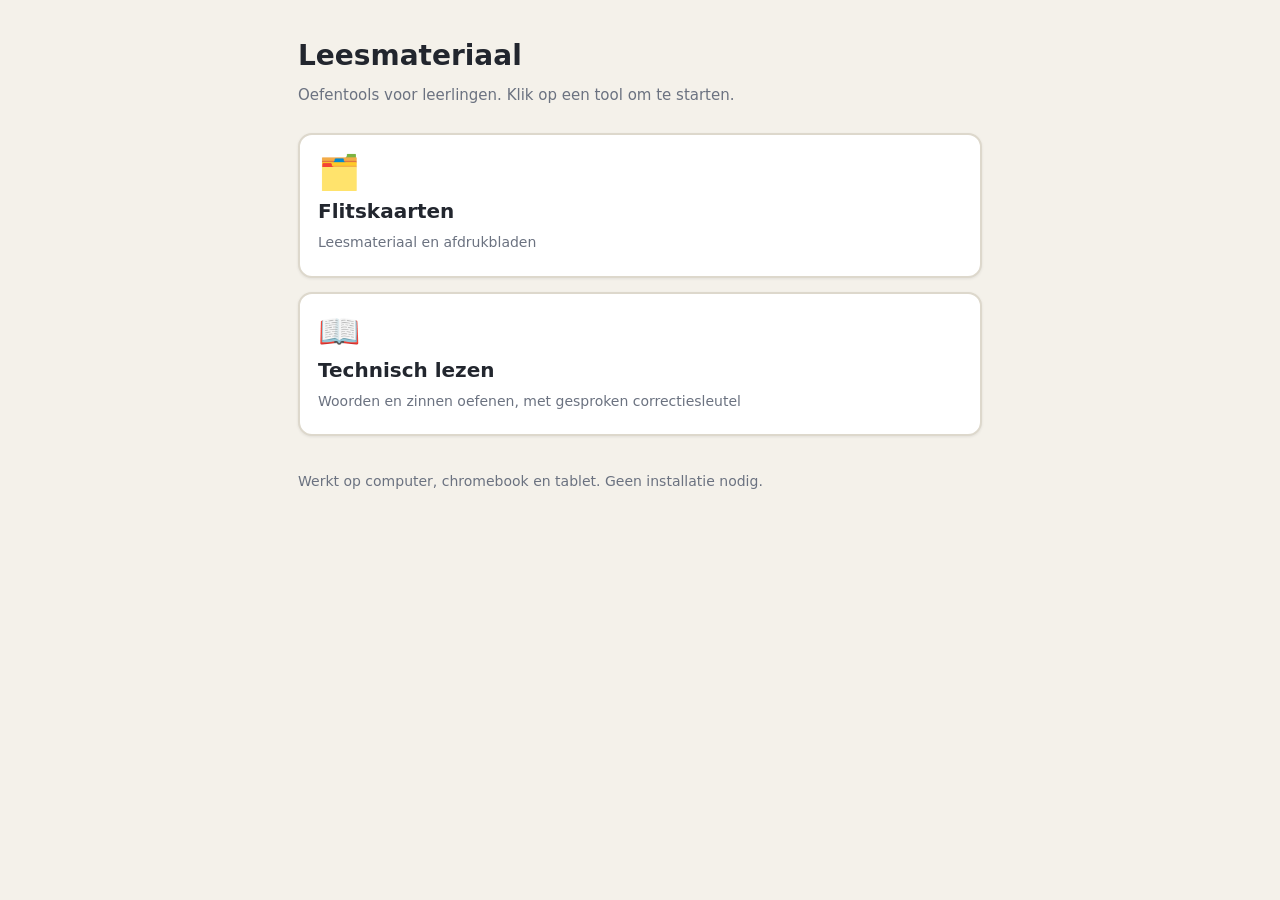
<file: index.html>
<!DOCTYPE html>
<html lang="nl">
<head>
<meta charset="utf-8">
<meta name="viewport" content="width=device-width, initial-scale=1">
<title>Kathy LSC — leesmateriaal</title>
<style>
  :root{ --bg:#f4f1ea; --card:#fff; --ink:#22262e; --muted:#6b7280;
         --line:#ddd8cc; --accent:#3d6b8f; }
  *{box-sizing:border-box}
  body{margin:0; background:var(--bg); color:var(--ink);
    font-family:system-ui,-apple-system,"Segoe UI",sans-serif; font-size:18px; line-height:1.6}
  .wrap{max-width:720px; margin:0 auto; padding:34px 18px 60px}
  h1{font-size:28px; margin:0 0 4px}
  .sub{color:var(--muted); font-size:15px; margin:0 0 26px}
  .lijst{display:grid; gap:14px}
  a.tool{display:block; background:var(--card); border:2px solid var(--line);
    border-radius:14px; padding:20px 18px; text-decoration:none; color:inherit;
    box-shadow:0 1px 3px rgba(0,0,0,.08)}
  a.tool:hover{border-color:var(--accent)}
  a.tool .ic{font-size:34px; line-height:1; display:block; margin-bottom:6px}
  a.tool b{font-size:20px; display:block}
  a.tool small{color:var(--muted); font-size:14px}
  footer{margin-top:34px; color:var(--muted); font-size:14px}
</style>
</head>
<body>
<div class="wrap">
  <h1>Leesmateriaal</h1>
  <p class="sub">Oefentools voor leerlingen. Klik op een tool om te starten.</p>

  <div class="lijst">
    <a class="tool" href="KLSCflitskaarten/">
      <span class="ic">🗂️</span>
      <b>Flitskaarten</b>
      <small>Leesmateriaal en afdrukbladen</small>
    </a>
    <a class="tool" href="KLSCtechnischlezen/">
      <span class="ic">📖</span>
      <b>Technisch lezen</b>
      <small>Woorden en zinnen oefenen, met gesproken correctiesleutel</small>
    </a>
  </div>

  <footer>Werkt op computer, chromebook en tablet. Geen installatie nodig.</footer>
</div>
</body>
</html>
</file>
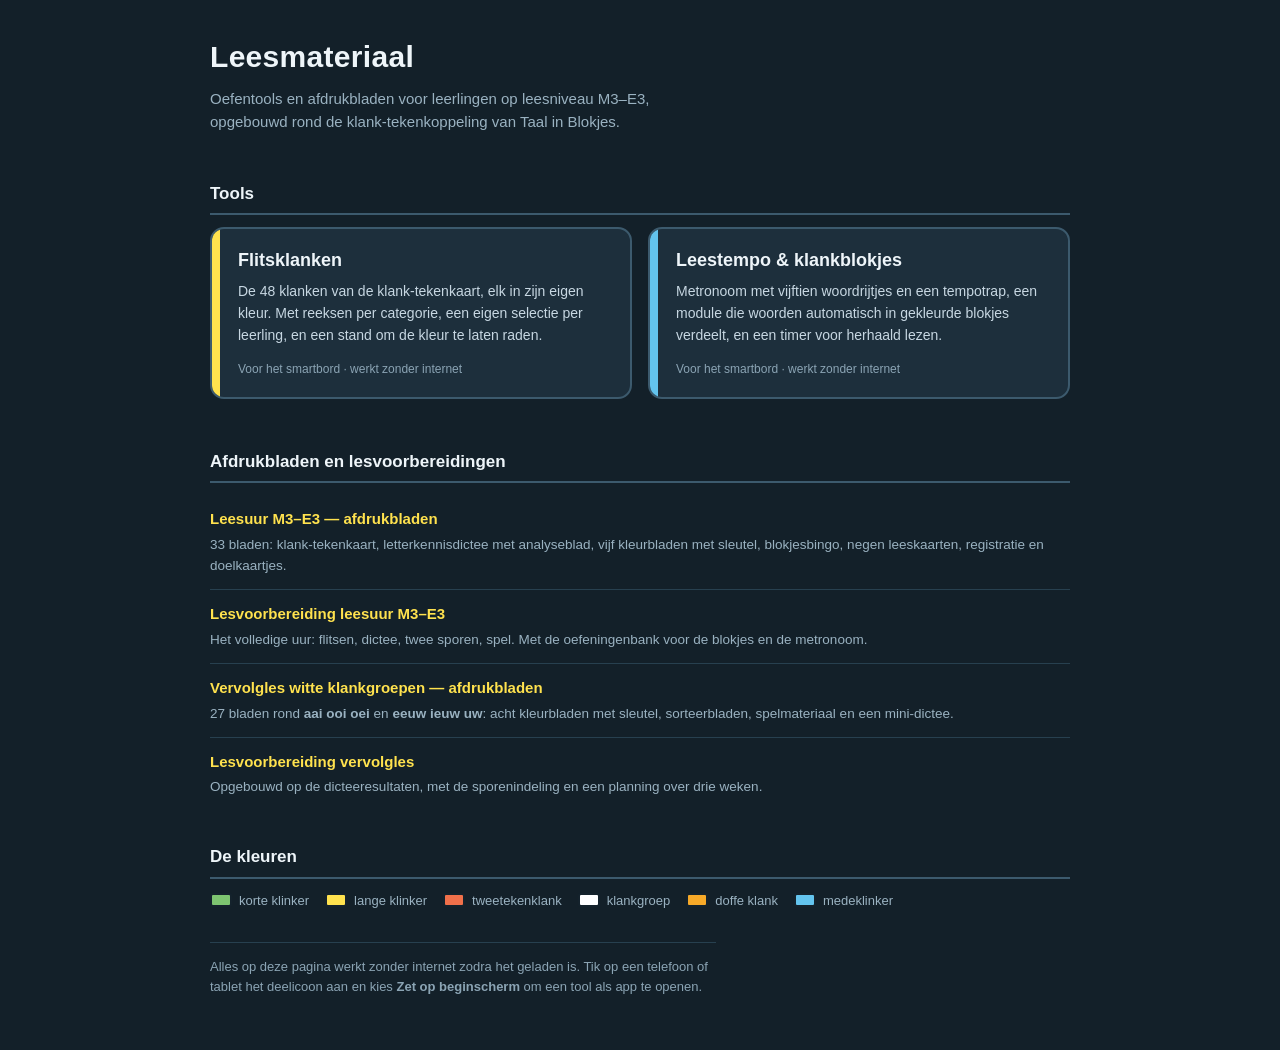
<file: KLSCflitskaarten/index.html>
<!DOCTYPE html>
<html lang="nl">
<head>
<meta charset="utf-8">
<meta name="viewport" content="width=device-width, initial-scale=1, viewport-fit=cover">
<title>Leesmateriaal — LSC</title>
<link rel="stylesheet" href="assets/stijl.css">
<link rel="icon" href="assets/favicon.svg">
</head>
<body>

<header>
  <h1>Leesmateriaal</h1>
  <p>Oefentools en afdrukbladen voor leerlingen op leesniveau M3&ndash;E3, opgebouwd rond de klank-tekenkoppeling van Taal in Blokjes.</p>
</header>

<main>

  <h2>Tools</h2>
  <!-- Nieuwe tool toevoegen? Zet hem in apps/<naam>/index.html en kopieer één blok hieronder. -->
  <div class="kaarten">

    <a class="kaart" href="apps/flitsklanken/">
      <span class="vlag" style="background:#ffe24e"></span>
      <h3>Flitsklanken</h3>
      <p>De 48 klanken van de klank-tekenkaart, elk in zijn eigen kleur. Met reeksen per categorie, een eigen selectie per leerling, en een stand om de kleur te laten raden.</p>
      <span class="meta">Voor het smartbord &middot; werkt zonder internet</span>
    </a>

    <a class="kaart" href="apps/leestempo/">
      <span class="vlag" style="background:#63c4ee"></span>
      <h3>Leestempo &amp; klankblokjes</h3>
      <p>Metronoom met vijftien woordrijtjes en een tempotrap, een module die woorden automatisch in gekleurde blokjes verdeelt, en een timer voor herhaald lezen.</p>
      <span class="meta">Voor het smartbord &middot; werkt zonder internet</span>
    </a>

  </div>

  <h2>Afdrukbladen en lesvoorbereidingen</h2>
  <ul class="lijst">
    <li>
      <a href="materiaal/leesuur-afdrukbladen.pdf">Leesuur M3&ndash;E3 &mdash; afdrukbladen</a>
      <span>33 bladen: klank-tekenkaart, letterkennisdictee met analyseblad, vijf kleurbladen met sleutel, blokjesbingo, negen leeskaarten, registratie en doelkaartjes.</span>
    </li>
    <li>
      <a href="materiaal/lesvoorbereiding-leesuur-M3-E3.md">Lesvoorbereiding leesuur M3&ndash;E3</a>
      <span>Het volledige uur: flitsen, dictee, twee sporen, spel. Met de oefeningenbank voor de blokjes en de metronoom.</span>
    </li>
    <li>
      <a href="materiaal/vervolgles-witte-klankgroepen.pdf">Vervolgles witte klankgroepen &mdash; afdrukbladen</a>
      <span>27 bladen rond <b>aai ooi oei</b> en <b>eeuw ieuw uw</b>: acht kleurbladen met sleutel, sorteerbladen, spelmateriaal en een mini-dictee.</span>
    </li>
    <li>
      <a href="materiaal/vervolgles-witte-klankgroepen.md">Lesvoorbereiding vervolgles</a>
      <span>Opgebouwd op de dicteeresultaten, met de sporenindeling en een planning over drie weken.</span>
    </li>
  </ul>

  <h2>De kleuren</h2>
  <div class="kleuren">
    <span><i style="background:#7dc470"></i>korte klinker</span>
    <span><i style="background:#ffe24e"></i>lange klinker</span>
    <span><i style="background:#f0704a"></i>tweetekenklank</span>
    <span><i style="background:#ffffff"></i>klankgroep</span>
    <span><i style="background:#f7a928"></i>doffe klank</span>
    <span><i style="background:#63c4ee"></i>medeklinker</span>
  </div>

</main>

<footer>
  <p>Alles op deze pagina werkt zonder internet zodra het geladen is. Tik op een telefoon of tablet het deelicoon aan en kies <b>Zet op beginscherm</b> om een tool als app te openen.</p>
</footer>

</body>
</html>
</file>
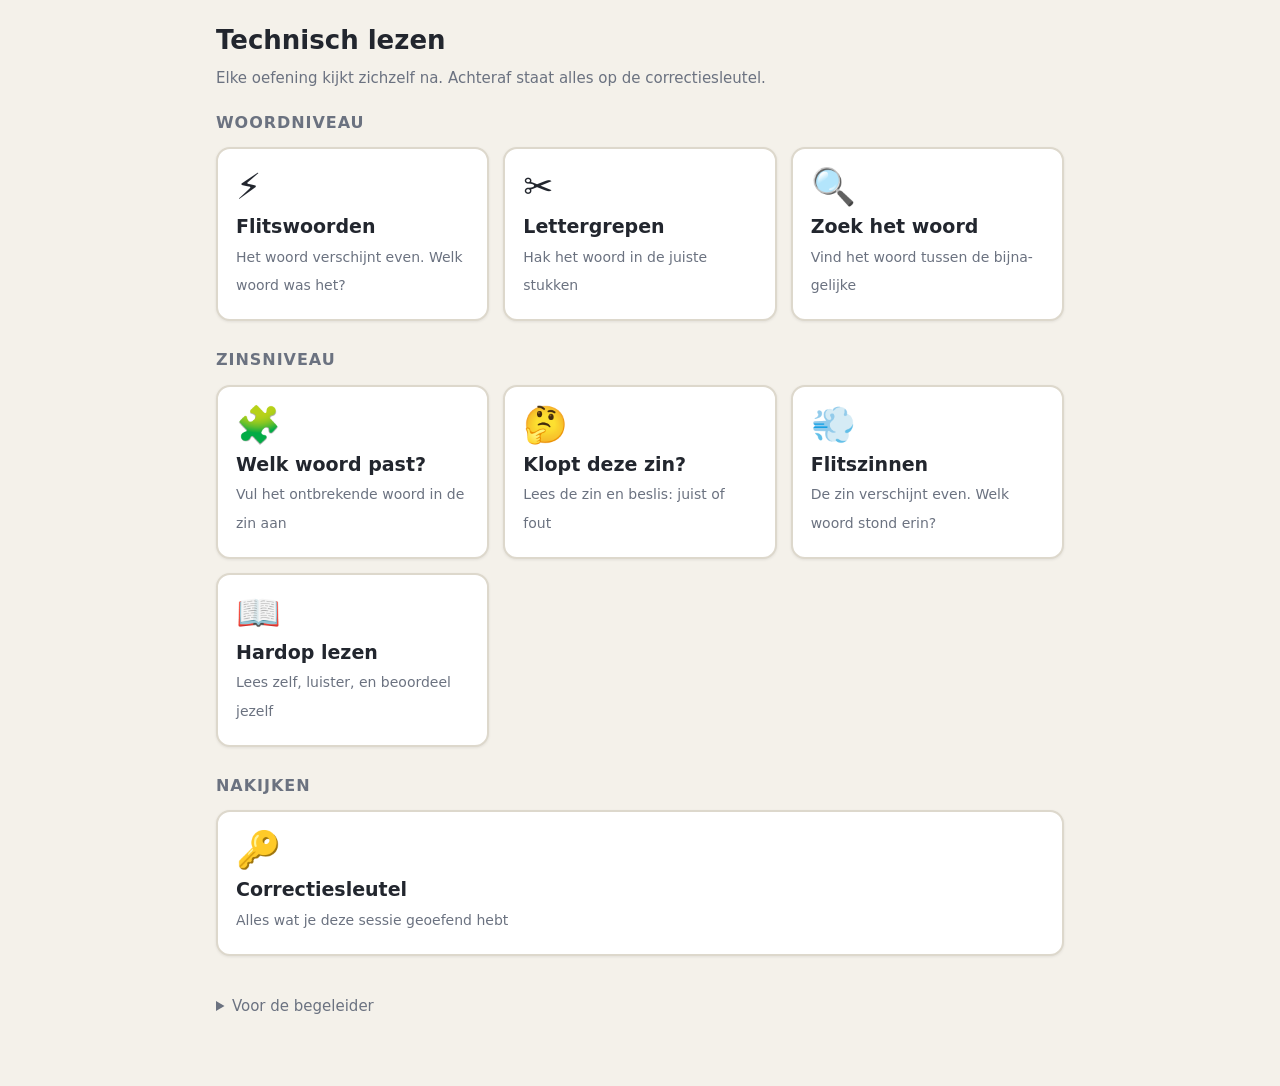
<file: KLSCtechnischlezen/index.html>
<!DOCTYPE html>
<html lang="nl">
<head>
<meta charset="UTF-8">
<meta name="viewport" content="width=device-width, initial-scale=1">
<title>Technisch lezen — oefenpakket</title>
<style>
  :root{
    --bg:#f4f1ea; --card:#fff; --ink:#22262e; --muted:#6b7280;
    --line:#ddd8cc; --accent:#3d6b8f; --ok:#2f7d4f; --ok-soft:#dff0e4;
    --no:#a8443c; --no-soft:#f7dedb; --shadow:0 1px 3px rgba(0,0,0,.08);
  }
  *{box-sizing:border-box}
  body{margin:0; background:var(--bg); color:var(--ink);
    font-family:system-ui,-apple-system,"Segoe UI",sans-serif; font-size:18px; line-height:1.6}
  .wrap{max-width:880px; margin:0 auto; padding:20px 16px 60px}
  h1{font-size:26px; margin:0 0 4px}
  .sub{color:var(--muted); font-size:15px; margin:0 0 20px}

  /* ---- menu ---- */
  .grid{display:grid; grid-template-columns:repeat(auto-fit,minmax(235px,1fr)); gap:14px}
  .tile{background:var(--card); border:2px solid var(--line); border-radius:14px;
    padding:20px 18px; cursor:pointer; text-align:left; font:inherit; color:inherit; box-shadow:var(--shadow)}
  .tile:hover,.tile:focus{border-color:var(--accent); outline:none}
  .tile .ic{font-size:36px; line-height:1; display:block; margin-bottom:6px}
  .tile b{font-size:19px; display:block}
  .tile small{color:var(--muted); font-size:14px}
  h2.groepkop{font-size:16px; text-transform:uppercase; letter-spacing:.06em;
    color:var(--muted); margin:26px 0 12px; font-weight:600}
  h2.groepkop:first-of-type{margin-top:4px}

  /* ---- balk ---- */
  .topbar{display:flex; align-items:center; gap:10px; margin-bottom:16px; flex-wrap:wrap}
  .back,.mini{background:#fff; border:2px solid var(--line); border-radius:10px;
    padding:8px 14px; font:inherit; font-size:15px; cursor:pointer; color:var(--muted)}
  .back:hover,.mini:hover{border-color:var(--accent); color:var(--accent)}
  .dots{display:flex; gap:5px; margin-left:auto}
  .dot{width:11px; height:11px; border-radius:50%; background:#ddd8cc}
  .dot.done{background:var(--ok)} .dot.mis{background:var(--no)} .dot.now{background:var(--accent); transform:scale(1.35)}

  /* ---- speelveld ---- */
  .stage{background:var(--card); border:2px solid var(--line); border-radius:16px;
    padding:24px 20px; box-shadow:var(--shadow); text-align:center}
  .opdracht{font-size:17px; color:var(--muted); margin:0 0 16px}
  .luister{background:var(--accent); color:#fff; border:none; border-radius:50%;
    width:52px; height:52px; font-size:24px; cursor:pointer; margin:0 auto 16px; display:block}
  .luister:active{transform:scale(.94)}

  .flits{font-size:50px; font-weight:700; min-height:88px; font-family:Georgia,serif;
    display:flex; align-items:center; justify-content:center}
  .flitszin{font-size:28px; font-weight:600; min-height:96px; font-family:Georgia,serif;
    line-height:1.5; display:flex; align-items:center; justify-content:center; max-width:640px; margin:0 auto}
  .leeg::after{content:"• • •"; color:#cfc9bb; font-size:30px; letter-spacing:.2em}
  .zin{font-family:Georgia,serif; font-size:27px; line-height:1.75; max-width:640px;
    margin:0 auto 20px}
  .gat{display:inline-block; min-width:92px; border-bottom:4px solid var(--accent); vertical-align:bottom}

  .opties{display:grid; grid-template-columns:repeat(2,1fr); gap:12px; max-width:540px; margin:0 auto}
  .opties.breed{grid-template-columns:1fr; max-width:600px}
  .opt{background:#fbfaf7; border:3px solid var(--line); border-radius:12px;
    padding:15px 10px; font:inherit; font-family:Georgia,serif; font-size:25px; font-weight:600;
    cursor:pointer; color:inherit}
  .opties.breed .opt{font-size:21px; text-align:left; padding:14px 16px; line-height:1.45}
  .opt:hover:not(:disabled){border-color:var(--accent)}
  .opt:disabled{cursor:default}
  .opt.goed{background:var(--ok-soft); border-color:var(--ok); color:var(--ok)}
  .opt.fout{background:var(--no-soft); border-color:var(--no); color:var(--no)}
  .fb{min-height:40px; margin-top:14px; font-size:20px; font-weight:600}
  .fb.goed{color:var(--ok)} .fb.fout{color:var(--no)}
  /* bij een fout stopt de app en wacht ze tot hij zelf verder klikt */
  .correctie{background:var(--ok-soft); border:2px solid var(--ok); border-radius:12px;
    padding:16px; margin:16px auto 0; max-width:600px}
  .corrtekst{font-family:Georgia,serif; font-size:21px; color:var(--ok);
    margin:0 0 12px; line-height:1.5}

  /* ---- hardop lezen ---- */
  .leeszin{font-family:Georgia,serif; font-size:30px; line-height:1.7; max-width:640px;
    margin:0 auto 22px; min-height:110px; display:flex; align-items:center; justify-content:center}
  .zelf{display:flex; gap:12px; justify-content:center; flex-wrap:wrap; margin-top:6px}
  .zelf button{border:3px solid var(--line); background:#fff; border-radius:12px;
    padding:14px 22px; font:inherit; font-size:18px; cursor:pointer}
  .zelf button.vlot{border-color:var(--ok); color:var(--ok)}
  .zelf button.moeilijk{border-color:var(--no); color:var(--no)}

  .uitleg{background:#eef3f7; border:2px dashed var(--accent); border-radius:12px;
    padding:14px 16px; margin-bottom:18px; text-align:left; font-size:16px}
  .uitleg b{color:var(--accent)}

  /* ---- correctiesleutel ---- */
  .sleutel{background:var(--card); border:2px solid var(--line); border-radius:14px;
    padding:20px; box-shadow:var(--shadow)}
  table.nk{width:100%; border-collapse:collapse; font-size:16px}
  table.nk th{text-align:left; color:var(--muted); font-size:14px; font-weight:600;
    border-bottom:2px solid var(--line); padding:8px 6px}
  table.nk td{border-bottom:1px solid var(--line); padding:9px 6px; vertical-align:top}
  table.nk td.v{font-family:Georgia,serif}
  .hoor{background:#fff; border:2px solid var(--line); border-radius:9px;
    width:40px; height:36px; font-size:17px; cursor:pointer; line-height:1}
  .hoor:hover{border-color:var(--accent)}
  .hoor.nodig{background:var(--no-soft); border-color:var(--no)}
  .merk{font-weight:700; font-size:19px}
  .merk.j{color:var(--ok)} .merk.f{color:var(--no)}
  .was{color:var(--no); text-decoration:line-through}
  .moest{color:var(--ok); font-weight:600}
  .samenvat{font-size:19px; font-weight:600; margin:0 0 14px}

  .knop{background:var(--accent); color:#fff; border:none; border-radius:12px;
    padding:13px 24px; font:inherit; font-size:18px; cursor:pointer; margin:6px 6px 0 0}
  .knop.grijs{background:#fff; color:var(--muted); border:2px solid var(--line)}
  details.beg{margin-top:30px; font-size:15px; color:var(--muted)}
  details.beg summary{cursor:pointer; padding:8px 0}
  .log{background:var(--card); border:1px solid var(--line); border-radius:10px; padding:16px}
  .hide{display:none}

  @media print{
    body{background:#fff; font-size:12pt}
    .topbar,.knop,details.beg,.uitleg,.hoor{display:none !important}
    .sleutel{border:none; box-shadow:none; padding:0}
    table.nk{font-size:11pt}
  }
</style>
</head>
<body>
<div class="wrap">

  <!-- ================= MENU ================= -->
  <div id="menu">
    <h1>Technisch lezen</h1>
    <p class="sub">Elke oefening kijkt zichzelf na. Achteraf staat alles op de correctiesleutel.</p>

    <h2 class="groepkop">Woordniveau</h2>
    <div class="grid" id="tiles-woord"></div>
    <h2 class="groepkop">Zinsniveau</h2>
    <div class="grid" id="tiles-zin"></div>
    <h2 class="groepkop">Nakijken</h2>
    <div class="grid">
      <button class="tile" id="naarsleutel"><span class="ic">🔑</span><b>Correctiesleutel</b>
        <small>Alles wat je deze sessie geoefend hebt</small></button>
    </div>

    <details class="beg">
      <summary>Voor de begeleider</summary>
      <div class="log">
        <p style="margin-top:0"><b>Wat dit pakket traint.</b> Decoderen: sneller en nauwkeuriger woorden en zinnen
        herkennen. Het traint géén begrijpend lezen — dat is een aparte vaardigheid die niet vanzelf meegroeit.</p>
        <p><b>Zelfstandig werken.</b> Elke oefening geeft meteen aan of het antwoord klopt, spreekt het juiste
        antwoord uit, en zet het op de correctiesleutel. Er hoeft niemand mee te kijken.</p>
        <p><b>Opbouw van een sessie</b> (± 15 min): één woordoefening als opwarming, dan één zinsoefening,
        dan Hardop lezen. Drie à vier keer per week.</p>
        <p style="margin-bottom:0"><b>De correctiesleutel</b> blijft bewaard zolang de pagina openstaat en kan
        afgedrukt worden. Noteer wat je wil bijhouden vóór je afsluit.</p>
      </div>
    </details>
  </div>

  <!-- ================= OEFENING ================= -->
  <div id="oefening" class="hide">
    <div class="topbar">
      <button class="back" id="terug">← Terug</button>
      <button class="mini" id="tempoknop"></button>
      <div class="dots" id="dots"></div>
    </div>
    <div class="uitleg" id="uitleg"></div>
    <div class="stage">
      <p class="opdracht" id="opdracht"></p>
      <button class="luister" id="luisterknop" title="Lees de opdracht nog eens voor">🔊</button>
      <div id="vak"></div>
      <div class="opties" id="opties"></div>
      <div class="fb" id="feedback"></div>
      <div id="correctievak" class="correctie hide">
        <p class="corrtekst" id="corrtekst"></p>
        <button class="knop grijs" id="nogeens">🔊 Nog eens horen</button>
        <button class="knop" id="verder">Volgende →</button>
      </div>
    </div>
  </div>

  <!-- ================= HARDOP LEZEN ================= -->
  <div id="hardop" class="hide">
    <div class="topbar">
      <button class="back" id="terug3">← Terug</button>
      <button class="mini" id="anderetekst">Andere tekst</button>
      <div class="dots" id="dots3"></div>
    </div>
    <div class="uitleg">
      <b>Hardop lezen in drie stappen.</b> 1. Lees de zin hardop voor jezelf.
      2. Tik op 🔊 en luister hoe het klinkt. 3. Ging het vlot, of was het moeilijk? Kies zelf.
      Zo controleer je jezelf zonder dat er iemand moet meeluisteren.
    </div>
    <div class="stage">
      <p class="opdracht" id="hoptitel"></p>
      <div class="leeszin" id="hopzin"></div>
      <button class="luister" id="hopluister">🔊</button>
      <div class="zelf">
        <button class="vlot" id="hopvlot">✓ Ging vlot</button>
        <button class="moeilijk" id="hopmoeilijk">↻ Was moeilijk</button>
      </div>
    </div>
  </div>

  <!-- ================= EINDE RONDE ================= -->
  <div id="einde" class="hide">
    <div class="sleutel">
      <div class="topbar"><button class="back" id="terug2">← Terug naar menu</button></div>
      <p class="samenvat" id="eindscore"></p>
      <button class="knop" id="hoorfouten">🔊 Luister naar je fouten</button>
      <table class="nk" id="eindtabel"></table>
      <button class="knop" id="opnieuw">Nog eens oefenen</button>
      <button class="knop grijs" id="naarmenu2">Andere oefening</button>
    </div>
  </div>

  <!-- ================= CORRECTIESLEUTEL ================= -->
  <div id="sleutel" class="hide">
    <div class="topbar">
      <button class="back" id="terug4">← Terug</button>
      <button class="mini" id="hoorfouten2">🔊 Luister naar je fouten</button>
      <button class="mini" id="printknop">🖨 Afdrukken</button>
      <button class="mini" id="wisknop">Wissen</button>
    </div>
    <div class="sleutel">
      <h1 style="font-size:22px;margin:0 0 4px">Correctiesleutel</h1>
      <p class="sub" id="sleuteldatum"></p>
      <div id="sleutelinhoud"></div>
    </div>
  </div>

</div>

<script>
/* =====================================================================
   TECHNISCH LEZEN — zelfstandig oefenpakket
   Woordniveau + zinsniveau. Elke oefening kijkt zichzelf na en schrijft
   het resultaat naar de correctiesleutel.
   Werkt offline, geen installatie, geen account.
   ===================================================================== */

const el = id => document.getElementById(id);
const rnd = (a,b)=>Math.floor(Math.random()*(b-a+1))+a;
const shuffle = a => a.sort(()=>Math.random()-.5);
const kiesN = (l,n) => shuffle([...l]).slice(0,n);

/* Trekken zonder teruglegging: binnen één ronde komt niets twee keer terug.
   Pas als de hele lijst op is, wordt er opnieuw geschud. */
const bakken = {};
function trek(naam, lijst){
  let b = bakken[naam];
  if(!b || !b.rest.length){ b = bakken[naam] = { rest: shuffle([...lijst.keys()]) }; }
  return lijst[b.rest.pop()];
}
function legTerug(){ Object.keys(bakken).forEach(k=>delete bakken[k]); }

/* ---------- voorlezen ----------
   De opdracht wordt voorgelezen, het doelwoord nooit vooraf: anders valt
   er niets meer te decoderen. Het juiste antwoord klinkt pas na het antwoord. */
let stem = null;
const heeftSpraak = (typeof speechSynthesis !== 'undefined');
function kiesStem(){
  if(!heeftSpraak) return;
  const v = speechSynthesis.getVoices();
  stem = v.find(x=>x.lang==='nl-BE') || v.find(x=>x.lang && x.lang.startsWith('nl')) || null;
}
kiesStem();
if(heeftSpraak) speechSynthesis.onvoiceschanged = kiesStem;
function zeg(t, traag){
  if(!heeftSpraak || !t) return;
  try{
    speechSynthesis.cancel();
    const u = new SpeechSynthesisUtterance(t);
    u.lang='nl-BE'; u.rate = traag ? .75 : .9;
    if(stem) u.voice = stem;
    speechSynthesis.speak(u);
  }catch(e){}
}

/* =====================================================================
   MATERIAAL
   ===================================================================== */

/* --- woorden met lettergreepverdeling (AVI M4-M5) --- */
const WOORDEN = [
 'ka-mer','bak-ker','ta-fel','win-kel','zo-mer','vin-ger','moe-der','bo-ter','wa-ter',
 'slaap-ka-mer','voet-bal','school-bord','fiet-sen','lo-pen','brie-ven','ver-haal','ver-trek',
 'ont-dek-ken','be-gin-nen','ge-zel-lig','moei-lijk','vro-lijk','kleu-rig','vei-lig',
 'po-li-tie','va-kan-tie','o-li-fant','com-pu-ter','gi-taar','ka-naal','to-maat',
 'ba-naan','sa-la-de','spie-gel','sprook-je','schaat-sen','schat-ten','meeu-wen',
 'kno-pen','stran-den','ster-ren','bloe-men','vo-gels','die-ren','jon-gen','meis-je',
 'broer-tje','zus-je','huis-je','bo-men','han-den','voe-ten','o-ren',
 'stoe-len','kas-ten','ra-men','deu-ren','trap-pen','stra-ten','win-kels',
 'bak-ke-rij','zwem-bad','speel-tuin','die-ren-tuin','ver-jaar-dag',
 'pa-ra-plu','te-le-foon','cho-co-la-de','to-ve-naar','prin-ses','ko-nin-gin',
 'rid-der','kas-teel','dra-ken','to-ren','zol-der','kel-der','keu-ken',
 'wol-ken','don-der','blik-sem','re-gen','win-ter','len-te','vlin-der',
 'ko-nijn','werk-blad','rug-zak','ver-stop-pen','spring-touw','och-tend'
];
const heel = w => w.replace(/-/g,'');

const KLINKERS = 'aeiou';
function varianten(w){
  const uit = new Set();
  for(let i=0;i<w.length-1;i++) if(w[i]!==w[i+1]) uit.add(w.slice(0,i)+w[i+1]+w[i]+w.slice(i+2));
  for(let i=1;i<w.length-1;i++) uit.add(w.slice(0,i)+w.slice(i+1));
  for(let i=0;i<w.length;i++) if(KLINKERS.includes(w[i]))
    for(const k of KLINKERS) if(k!==w[i]) uit.add(w.slice(0,i)+k+w.slice(i+1));
  uit.delete(w);
  const echte = new Set(WOORDEN.map(heel));
  return [...uit].filter(v => v.length>2 && !echte.has(v));
}

/* --- zinnen met een gat: [zin voor, juist woord, zin na, 3 lijkende woorden] --- */
const GATEN = [
 ['De vogel vliegt naar zijn','nest','in de boom.',['net','mest','rest']],
 ['Papa pompt de band van de','fiets','op.',['fluit','flits','fles']],
 ['Ik zoek mijn naam op de','lijst','aan de muur.',['kist','mist','list']],
 ['De bakker haalt het verse','brood','uit de oven.',['bord','boek','been']],
 ['Oma zet haar','bril','op om de krant te lezen.',['bal','bus','brug']],
 ['De hond kwispelt met zijn','staart','als hij blij is.',['straat','stoel','ster']],
 ['De trein stopt aan het','station','van de stad.',['stadion','stuur','strand']],
 ['Je wast je handen met water en','zeep','.',['zeef','zaag','zaad']],
 ['De leraar schrijft op het','bord','voor de klas.',['brood','bos','bed']],
 ["'s Avonds doe ik het",'licht','aan want het wordt donker.',['lucht','liedje','luik']],
 ['De kat klimt in de','boom','en durft niet meer naar beneden.',['bloem','boot','bank']],
 ['Voor het slapen poets ik mijn','tanden','.',['tenen','tafels','tassen']],
 ['De postbode brengt een','brief','in de bus.',['broek','bril','bank']],
 ['De regen valt op het','dak','van het huis.',['bad','pad','rad']],
 ['In de klas zit ik op een','stoel','naast het raam.',['sleutel','steen','ster']],
 ['De kok roert in de','pan','op het vuur.',['pen','pop','put']],
 ['Met een schaar knip ik het','touw','door.',['toren','tent','taart']],
 ['Ik plak de foto in mijn','album','.',['avond','anker','adres']],
 ['De dokter luistert naar mijn','hart','met een toestel.',['haar','hoed','hok']],
 ['In de winter trek ik warme','handschoenen','aan.',['hagelslag','hamers','hekken']],
 ['De boer melkt elke dag zijn','koeien','.',['keuken','kussen','kabels']],
 ['Mijn fiets staat in de','garage','naast de auto.',['gordijn','gitaar','galerij']],
 ['Zij blaast de kaarsjes op de','taart','uit.',['tent','toren','trap']],
 ['De wind blaast door de','bomen','in het park.',['bonen','botten','borden']],
 ['Ik schrijf het antwoord in mijn','schrift','.',['schrik','schip','schift']],
 ['De kapper knipt mijn','haren','veel te kort.',['halen','haven','harten']],
 ['Op de kermis rijd ik met de','botsauto','.',['boodschap','boterham','borstel']],
 ['De brandweer blust het','vuur','in het huis.',['vuil','veer','voer']],
 ['Mama snijdt de','appel','in vier stukken.',['ampel','adem','anker']],
 ['De sleutel past niet in het','slot','van de deur.',['slop','sloot','vlot']]
];

/* --- klopt-of-niet zinnen --- */
const KLOPT = [
 ['Een hond heeft vier poten.',true],
 ['De zon komt op in het oosten.',true],
 ['IJs smelt in de warme zon.',true],
 ['Een fiets heeft twee wielen.',true],
 ['Vogels bouwen een nest in een boom.',true],
 ['In de winter valt er soms sneeuw.',true],
 ['Een bakker maakt brood en koeken.',true],
 ['Je schrijft met een pen op papier.',true],
 ['Een vis leeft in het water.',true],
 ['Melk komt van een koe.',true],
 ['Een week heeft zeven dagen.',true],
 ['Een appel groeit aan een boom.',true],
 ['Met een sleutel open je een slot.',true],
 ['Een olifant is groter dan een muis.',true],
 ['Suiker smaakt zoet.',true],
 ['Je draagt schoenen aan je voeten.',true],
 ['Een dokter helpt zieke mensen.',true],
 ['In de bibliotheek vind je boeken.',true],
 ['De maan zie je meestal bij nacht.',true],
 ['Een paraplu gebruik je als het regent.',true],
 ['Een kat kan hoog in de lucht vliegen.',false],
 ['De zee is helemaal gemaakt van zand.',false],
 ['Een stoel heeft tien poten.',false],
 ['Je eet soep met een vork.',false],
 ['Een auto rijdt gewoon over het water.',false],
 ['Een vogel heeft vier vleugels.',false],
 ['Brood wordt gebakken van zand.',false],
 ['Een slang heeft lange poten.',false],
 ['Je drinkt melk uit een bord.',false],
 ['Papier is zwaarder dan een steen.',false],
 ['Een muis is groter dan een paard.',false],
 ['Je knipt je nagels met een lepel.',false],
 ['Vissen leven in de droge woestijn.',false],
 ['Een week heeft twintig dagen.',false],
 ['Melk is helemaal zwart van kleur.',false],
 ['Bananen zijn fel blauw van kleur.',false],
 ['Een fiets heeft acht wielen nodig.',false],
 ['De zon schijnt het felst om middernacht.',false],
 ['Een boom groeit onder de grond.',false],
 ['Je poetst je tanden met zeep.',false]
];

/* --- korte teksten voor hardop lezen (AVI M5) --- */
const TEKSTEN = [
 { titel:'De sleutel op zolder', zinnen:[
   'Op zolder stond een oude kast.',
   'De deur klemde een beetje.',
   'Sam trok hard en de kast schoot open.',
   'Binnen lag een doos met een roestige sleutel.',
   'Welke deur hoorde daarbij?',
   'Sam liep de hele zolder rond.',
   'Pas onder de trap zag hij een klein deurtje.',
   'De sleutel draaide zonder moeite.']},
 { titel:'Storm aan zee', zinnen:[
   'De wolken werden donker boven het strand.',
   'De meeuwen vlogen laag over het water.',
   'Mila trok haar jas dicht en liep naar de dijk.',
   'Het zand prikte in haar gezicht.',
   'Na een paar minuten begon het te regenen.',
   'Grote druppels sloegen op de golven.',
   'Thuis stond haar moeder al te wachten.',
   'Van achter het raam leek de storm veel minder eng.']},
 { titel:'De wedstrijd', zinnen:[
   'Nog tien minuten te spelen en de stand was gelijk.',
   'Youssef wachtte aan de zijlijn tot hij mocht invallen.',
   'Zijn benen trilden een beetje.',
   'Toen de trainer zijn naam riep, rende hij het veld op.',
   'De bal kwam snel zijn kant op.',
   'Hij keek op en zag de ruimte.',
   'De keeper dook, maar kon er net niet bij.',
   'Zijn ploeg sprong juichend op hem af.']},
 { titel:'Een vreemd pakje', zinnen:[
   'De postbode belde twee keer aan.',
   'Op de mat lag een pakje zonder naam.',
   'Alleen een nummer stond op de zijkant.',
   'Nora schudde het voorzichtig heen en weer.',
   'Er zat iets hards in.',
   'Haar vader vond dat ze moest wachten tot morgen.',
   'Maar de nieuwsgierigheid won het van het geduld.',
   'Onder het papier zat een houten doosje met een slotje.']}
];

/* ---------- tempo voor de flitsoefeningen ---------- */
const TEMPO_WOORD = [['Langzaam',1200],['Gewoon',750],['Snel',450]];
const TEMPO_ZIN   = [['Langzaam',4000],['Gewoon',2600],['Snel',1700]];
let tempoIdx = 1;
function tekenTempo(){ el('tempoknop').textContent = '⏱ ' + TEMPO_WOORD[tempoIdx][0]; }
el('tempoknop').onclick = ()=>{ tempoIdx = (tempoIdx+1)%3; tekenTempo(); };
tekenTempo();

/* =====================================================================
   DE OEFENINGEN
   Elke maak() levert: {toon, opdracht, spreekOpdracht, opties, juist,
                        breed?, flitsTijd?, sleutelVraag}
   ===================================================================== */

const BLOKKEN = {

  /* ---------------- WOORDNIVEAU ---------------- */

  flits: {
    groep:'woord', naam:'Flitswoorden', icoon:'⚡',
    tip:'Het woord verschijnt even. Welk woord was het?',
    uitleg:'<b>Flitswoorden.</b> Het woord is kort zichtbaar en verdwijnt dan. Zo leer je een woord in één oogopslag herkennen in plaats van het letter voor letter te ontcijferen.',
    maak(){
      const w = heel(trek('woord', WOORDEN));
      return {
        flits: w, flitsTijd: TEMPO_WOORD[tempoIdx][1],
        opdracht:'Kijk goed...', naOpdracht:'Welk woord was het?',
        spreekOpdracht:'Kijk goed naar het woord.',
        opties: shuffle([w, ...kiesN(varianten(w),3)]),
        juist: w, sleutelVraag: w,
        zegKort: w, zegGoed: w,
        zegFout: g => 'Jij koos ' + g + '. Maar er stond: ' + w + '.'
      };
    }
  },

  hakken: {
    groep:'woord', naam:'Lettergrepen', icoon:'✂️',
    tip:'Hak het woord in de juiste stukken',
    uitleg:'<b>Lettergrepen.</b> Lange woorden lees je vlotter als je ze in stukken hakt. Kies de verdeling die klopt.',
    maak(){
      const w = trek('woord', WOORDEN);
      const vol = heel(w), n = w.split('-').length;
      const juist = w.replace(/-/g,' - ');
      // verkeerde verdelingen: zelfde aantal stukken, en bij korte woorden
      // ook één stuk meer of minder, zodat er altijd vier keuzes zijn
      const fout = new Set();
      const maakSplitsing = aantal => {
        if(aantal < 2 || aantal > vol.length) return null;
        const punten = new Set();
        let pogingen = 0;
        while(punten.size < aantal-1 && pogingen++ < 40) punten.add(rnd(1,vol.length-1));
        if(punten.size < aantal-1) return null;
        const lijst = [...punten].sort((a,b)=>a-b);
        let stuk=[], vorig=0;
        lijst.forEach(i=>{ stuk.push(vol.slice(vorig,i)); vorig=i; });
        stuk.push(vol.slice(vorig));
        if(stuk.some(s=>!s.length)) return null;
        return stuk.join(' - ');
      };
      for(const aantal of [n, n, n, n+1, n-1, n+1, n-1]){
        for(let p=0;p<25 && fout.size<3;p++){
          const k = maakSplitsing(aantal);
          if(k && k !== juist) fout.add(k);
        }
        if(fout.size >= 3) break;
      }
      // de juiste verdeling klinkt als losse stukjes, met pauzes ertussen
      const hoorbaar = w.split('-').join(', ') + '. Samen: ' + vol + '.';
      return {
        toonWoord: vol, opdracht:'Welke verdeling klopt?',
        spreekOpdracht:'Hak het woord in stukken. Welke verdeling klopt?',
        opties: shuffle([juist, ...kiesN(fout,3)]),
        juist, sleutelVraag: vol,
        zegKort: w.split('-').join(', '), zegGoed: hoorbaar,
        zegFout: () => 'Je hakt dit woord zo: ' + hoorbaar
      };
    }
  },

  zoek: {
    groep:'woord', naam:'Zoek het woord', icoon:'🔍',
    tip:'Vind het woord tussen de bijna-gelijke',
    uitleg:'<b>Zoek het woord.</b> Alle woorden lijken op elkaar. Alleen wie precies kijkt, vindt het juiste. Dit traint nauwkeurig lezen in plaats van gokken op de eerste letters.',
    maak(){
      const w = heel(trek('woord', WOORDEN));
      return {
        toonWoord: w, opdracht:'Klik hieronder op hetzelfde woord.',
        spreekOpdracht:'Klik hieronder op hetzelfde woord.',
        opties: shuffle([w, ...kiesN(varianten(w),5)]),
        juist: w, sleutelVraag: w,
        zegKort: w, zegGoed: w,
        zegFout: g => 'Jij koos ' + g + '. Het woord was ' + w + '.'
      };
    }
  },

  /* ---------------- ZINSNIVEAU ---------------- */

  gatenzin: {
    groep:'zin', naam:'Welk woord past?', icoon:'🧩',
    tip:'Vul het ontbrekende woord in de zin aan',
    uitleg:'<b>Welk woord past?</b> De vier woorden lijken op elkaar. Lees de hele zin eerst, dan weet je welk woord erin hoort.',
    maak(){
      const [voor, juist, na, fout] = trek('gaten', GATEN);
      const volle = (voor + ' ' + juist + ' ' + na).replace(/\s+/g,' ').replace(/ \./,'.').trim();
      return {
        zinGat: [voor, na],
        opdracht:'Welk woord past in de zin?',
        spreekOpdracht:'Lees de zin. Welk woord past?',
        opties: shuffle([juist, ...fout]),
        juist, sleutelVraag: (voor + ' ___ ' + na).replace(/\s+/g,' ').trim(),
        zegKort: juist, zegGoed: volle,
        zegFout: g => 'Niet ' + g + ', maar ' + juist + '. De zin wordt: ' + volle
      };
    }
  },

  kloptzin: {
    groep:'zin', naam:'Klopt deze zin?', icoon:'🤔',
    tip:'Lees de zin en beslis: juist of fout',
    uitleg:'<b>Klopt deze zin?</b> Lees de hele zin, niet alleen het begin. Soms staat er iets wat niet kan.',
    maak(){
      const [zin, klopt] = trek('klopt', KLOPT);
      const oordeel = klopt ? 'Die zin klopt.' : 'Die zin klopt niet.';
      return {
        zinVol: zin,
        opdracht:'Klopt deze zin?',
        spreekOpdracht:'Lees de zin zelf. Klopt die?',
        opties: ['✓ Dat klopt','✗ Dat klopt niet'],
        juist: klopt ? '✓ Dat klopt' : '✗ Dat klopt niet',
        sleutelVraag: zin,
        zegKort: oordeel, zegGoed: zin + ' ' + oordeel,
        zegFout: () => 'Luister nog eens. ' + zin + ' ' + oordeel
      };
    }
  },

  flitszin: {
    groep:'zin', naam:'Flitszinnen', icoon:'💨',
    tip:'De zin verschijnt even. Welk woord stond erin?',
    uitleg:'<b>Flitszinnen.</b> De hele zin is even zichtbaar. Lees ze in één keer. Daarna vraagt de app welk woord erin stond.',
    maak(){
      const [voor, juist, na, fout] = trek('gaten', GATEN);
      const zin = (voor + ' ' + juist + ' ' + na).replace(/\s+/g,' ').replace(/ \./,'.').trim();
      return {
        flitsZin: zin, flitsTijd: TEMPO_ZIN[tempoIdx][1],
        opdracht:'Lees de zin...', naOpdracht:'Welk woord stond in de zin?',
        spreekOpdracht:'Lees de zin in één keer.',
        opties: shuffle([juist, ...fout]),
        juist, sleutelVraag: zin,
        zegKort: juist, zegGoed: zin,
        zegFout: g => 'Er stond niet ' + g + '. De zin was: ' + zin
      };
    }
  }
};

/* =====================================================================
   CORRECTIESLEUTEL
   ===================================================================== */

const sleutel = [];   // {blok, vraag, gekozen, juist, goed, meteen}

function naarSleutel(rij){ sleutel.push(rij); }

function tekenSleutel(){
  el('sleuteldatum').textContent = new Date().toLocaleString('nl-BE',
    {weekday:'long', day:'numeric', month:'long', hour:'2-digit', minute:'2-digit'});
  if(!sleutel.length){
    el('sleutelinhoud').innerHTML = '<p style="color:#6b7280">Nog niets geoefend deze sessie.</p>';
    return;
  }
  const perBlok = {};
  sleutel.forEach(r=>{ (perBlok[r.blok] = perBlok[r.blok] || []).push(r); });
  el('sleutelinhoud').innerHTML = Object.entries(perBlok).map(([naam, rijen])=>{
    const goed = rijen.filter(r=>r.goed).length;
    const meteen = rijen.filter(r=>r.meteen).length;
    return `<h2 class="groepkop" style="margin-top:22px">${naam}</h2>
      <p style="margin:0 0 8px;color:#6b7280;font-size:15px">
        ${goed} van de ${rijen.length} juist — ${meteen} meteen juist bij de eerste poging</p>
      ${tabel(rijen)}`;
  }).join('');
}

/* Elke regel krijgt een luisterknop; bij een fout is die groot en gekleurd,
   zodat hij zijn fouten achteraf kan beluisteren zonder te moeten lezen. */
const teZeggen = [];
function rijenHtml(rijen){
  return '<tr><th style="width:30px"></th><th>Opdracht</th>' +
    '<th>Jouw antwoord</th><th>Juist</th><th style="width:46px"></th></tr>' +
    rijen.map(r=>{
      const i = teZeggen.push(r.zeg || r.juist) - 1;
      return `<tr>
      <td class="merk ${r.goed?'j':'f'}">${r.goed?'✓':'✗'}</td>
      <td class="v">${r.vraag}</td>
      <td class="v ${r.goed?'':'was'}">${r.gekozen}</td>
      <td class="v ${r.goed?'':'moest'}">${r.juist}</td>
      <td><button class="hoor ${r.goed?'':'nodig'}" data-z="${i}" title="Luister">🔊</button></td>
    </tr>`;}).join('');
}
function tabel(rijen){ return '<table class="nk">' + rijenHtml(rijen) + '</table>'; }

/* één klikafhandelaar voor alle luisterknoppen, ook de later bijgetekende */
document.addEventListener('click', e=>{
  const k = e.target.closest('.hoor');
  if(k) zeg(teZeggen[+k.dataset.z], true);
});

/* =====================================================================
   MOTOR
   ===================================================================== */

const AANTAL = 12;
let huidig=null, index=0, goed=0, meteenGoed=0, geprobeerd=false, vraag=null, rondeRijen=[];
let opdrachtTimer = null;

function toon(welk){
  ['menu','oefening','hardop','einde','sleutel'].forEach(id=>
    el(id).classList.toggle('hide', id!==welk));
}

function bouwMenu(){
  ['woord','zin'].forEach(g=>{
    el('tiles-'+g).innerHTML = Object.entries(BLOKKEN).filter(([,b])=>b.groep===g)
      .map(([k,b])=>`<button class="tile" data-b="${k}"><span class="ic">${b.icoon}</span>
        <b>${b.naam}</b><small>${b.tip}</small></button>`).join('');
  });
  el('tiles-zin').insertAdjacentHTML('beforeend',
    `<button class="tile" data-b="hardop"><span class="ic">📖</span><b>Hardop lezen</b>
     <small>Lees zelf, luister, en beoordeel jezelf</small></button>`);
  document.querySelectorAll('.tile[data-b]').forEach(t=>{
    t.onclick = ()=> t.dataset.b === 'hardop' ? startHardop() : start(t.dataset.b);
  });
}

function start(k){
  huidig=k; index=0; goed=0; meteenGoed=0; rondeRijen=[]; legTerug();
  const b = BLOKKEN[k];
  el('uitleg').innerHTML = b.uitleg;
  el('tempoknop').classList.toggle('hide', !(k==='flits'||k==='flitszin'));
  tekenTempo();
  el('dots').innerHTML = Array.from({length:AANTAL},()=>'<span class="dot"></span>').join('');
  toon('oefening');
  volgende();
}

function updateDots(){
  document.querySelectorAll('#dots .dot').forEach((d,i)=>{
    d.className = 'dot';
    if(i<index) d.classList.add(rondeRijen[i] && rondeRijen[i].meteen ? 'done' : 'mis');
    if(i===index) d.classList.add('now');
  });
}

function volgende(){
  if(index>=AANTAL) return eindig();
  geprobeerd=false;
  vraag = BLOKKEN[huidig].maak();
  el('feedback').textContent=''; el('feedback').className='fb';
  el('opties').innerHTML=''; el('opties').className='opties';
  el('opdracht').textContent = vraag.opdracht;
  updateDots();

  if(vraag.flits || vraag.flitsZin){
    const kort = !!vraag.flits;
    el('vak').innerHTML = `<div class="${kort?'flits':'flitszin'}" id="flitsvak">${vraag.flits||vraag.flitsZin}</div>`;
    setTimeout(()=>{
      const v = el('flitsvak');
      if(v){ v.textContent=''; v.classList.add('leeg'); }
      el('opdracht').textContent = vraag.naOpdracht;
      toonOpties();
    }, vraag.flitsTijd);
  }else if(vraag.zinGat){
    el('vak').innerHTML = `<div class="zin">${vraag.zinGat[0]} <span class="gat"></span> ${vraag.zinGat[1]}</div>`;
    toonOpties();
  }else if(vraag.zinVol){
    el('vak').innerHTML = `<div class="zin">${vraag.zinVol}</div>`;
    toonOpties();
  }else{
    el('vak').innerHTML = `<div class="flits">${vraag.toonWoord}</div>`;
    toonOpties();
  }
  opdrachtTimer = setTimeout(()=>zeg(vraag.spreekOpdracht), 250);
}

function toonOpties(){
  const breed = vraag.opties.some(o=>String(o).length>22);
  el('opties').className = 'opties' + (breed ? ' breed' : '');
  el('opties').innerHTML = vraag.opties.map((o,i)=>
    `<button class="opt" data-i="${i}">${o}</button>`).join('');
  document.querySelectorAll('.opt').forEach(b=> b.onclick = ()=>antwoord(b));
}

let laatsteCorrectie = '';

function antwoord(knop){
  // de opdracht mag niet alsnog ingesproken worden over de correctie heen
  if(opdrachtTimer){ clearTimeout(opdrachtTimer); opdrachtTimer = null; }
  const gekozen = vraag.opties[+knop.dataset.i];
  const juist = vraag.juist;

  if(gekozen === juist){
    // juist: korte bevestiging, meteen door — geen wachttijd
    knop.classList.add('goed');
    document.querySelectorAll('.opt').forEach(b=>b.disabled=true);
    el('feedback').textContent = '✓ Juist!'; el('feedback').className = 'fb goed';
    zeg(vraag.zegKort || juist);
    goed++; if(!geprobeerd) meteenGoed++;
    bewaar(gekozen, true, !geprobeerd, vraag.zegGoed || juist);
    setTimeout(()=>{ index++; volgende(); }, 1500);

  }else if(!geprobeerd){
    // eerste fout: nog niets verklappen, enkel terugsturen
    knop.classList.add('fout'); knop.disabled = true;
    geprobeerd = true;
    el('feedback').textContent = 'Nog niet. Kijk nog eens goed.'; el('feedback').className='fb fout';
    zeg('Nog niet. Kijk nog eens goed.');

  }else{
    // tweede fout: de app stopt, spreekt de correctie uit en wacht
    knop.classList.add('fout'); knop.disabled = true;
    document.querySelectorAll('.opt').forEach(b=>{
      b.disabled = true;
      if(vraag.opties[+b.dataset.i] === juist) b.classList.add('goed');
    });
    laatsteCorrectie = vraag.zegFout ? vraag.zegFout(gekozen)
                                     : ('Het juiste antwoord is ' + juist);
    el('feedback').textContent = ''; el('feedback').className = 'fb';
    el('corrtekst').textContent = laatsteCorrectie;
    el('correctievak').classList.remove('hide');
    zeg(laatsteCorrectie, true);
    bewaar(gekozen, false, false, laatsteCorrectie);
    // geen timer: hij luistert zo vaak hij wil en klikt zelf verder
  }
}

el('nogeens').onclick = ()=> zeg(laatsteCorrectie, true);
el('verder').onclick = ()=>{
  el('correctievak').classList.add('hide');
  index++; volgende();
};

function bewaar(gekozen, isGoed, meteen, gesproken){
  const rij = { blok: BLOKKEN[huidig].naam, vraag: vraag.sleutelVraag,
                gekozen, juist: vraag.juist, goed: isGoed, meteen,
                zeg: gesproken || vraag.juist };
  rondeRijen.push(rij); naarSleutel(rij);
}

function eindig(){
  el('eindscore').textContent =
    meteenGoed + ' van de ' + AANTAL + ' meteen juist' +
    (goed > meteenGoed ? ' (' + (goed-meteenGoed) + ' na een tweede poging)' : '');
  el('eindtabel').innerHTML = rijenHtml(rondeRijen);
  toon('einde');
  zeg('Klaar. Je had er ' + meteenGoed + ' van de ' + AANTAL + ' meteen juist.');
}

/* =====================================================================
   HARDOP LEZEN — zelfcontrole met modelstem
   ===================================================================== */

let tIdx=0, zIdx=0, hopRijen=[];

function startHardop(){
  tIdx = rnd(0, TEKSTEN.length-1); zIdx = 0; hopRijen = [];
  toon('hardop'); tekenHardop();
}

function tekenHardop(){
  const t = TEKSTEN[tIdx];
  if(zIdx >= t.zinnen.length) return eindigHardop();
  el('hoptitel').textContent = t.titel + ' — zin ' + (zIdx+1) + ' van ' + t.zinnen.length;
  el('hopzin').textContent = t.zinnen[zIdx];
  el('dots3').innerHTML = t.zinnen.map((_,i)=>{
    const r = hopRijen[i];
    const kl = i<zIdx ? (r && r.goed ? 'done' : 'mis') : (i===zIdx ? 'now' : '');
    return `<span class="dot ${kl}"></span>`;
  }).join('');
}

function markeer(vlot){
  const t = TEKSTEN[tIdx], zin = t.zinnen[zIdx];
  const rij = { blok:'Hardop lezen — ' + t.titel, vraag: zin,
                gekozen: vlot ? 'ging vlot' : 'was moeilijk',
                juist: vlot ? 'ging vlot' : 'nog eens oefenen',
                goed: vlot, meteen: vlot, zeg: zin };
  hopRijen[zIdx] = rij; naarSleutel(rij);
  zIdx++; tekenHardop();
}

function eindigHardop(){
  const vlot = hopRijen.filter(r=>r && r.goed).length;
  el('eindscore').textContent = vlot + ' van de ' + hopRijen.length + ' zinnen gingen vlot';
  el('eindtabel').innerHTML = rijenHtml(hopRijen.filter(Boolean));
  huidig = null;
  toon('einde');
}

el('hopluister').onclick = ()=> zeg(TEKSTEN[tIdx].zinnen[zIdx], true);
el('hopvlot').onclick = ()=> markeer(true);
el('hopmoeilijk').onclick = ()=> markeer(false);
el('anderetekst').onclick = ()=>{
  tIdx = (tIdx+1) % TEKSTEN.length; zIdx = 0; hopRijen = []; tekenHardop();
};

/* ---------- navigatie ---------- */
el('luisterknop').onclick = ()=> vraag && zeg(vraag.spreekOpdracht);
el('terug').onclick  = ()=>{ if(heeftSpraak) speechSynthesis.cancel(); toon('menu'); };
el('terug2').onclick = ()=> toon('menu');
el('terug3').onclick = ()=>{ if(heeftSpraak) speechSynthesis.cancel(); toon('menu'); };
el('terug4').onclick = ()=> toon('menu');
el('naarmenu2').onclick = ()=> toon('menu');
el('opnieuw').onclick = ()=> huidig ? start(huidig) : startHardop();
el('naarsleutel').onclick = ()=>{ tekenSleutel(); toon('sleutel'); };
el('printknop').onclick = ()=> window.print();
el('wisknop').onclick = ()=>{ sleutel.length = 0; tekenSleutel(); };

/* alle fouten van de ronde (of van de hele sessie) na elkaar beluisteren */
function hoorFouten(rijen){
  const fout = rijen.filter(r=>r && !r.goed);
  if(!fout.length){ zeg('Je had geen fouten. Goed gewerkt.'); return; }
  zeg('Je had ' + fout.length + (fout.length===1?' fout.':' fouten.'));
  // na elkaar inplannen: speechSynthesis zet ze zelf in de wachtrij
  fout.forEach(r => zegErbij(r.zeg || r.juist));
}
/* zeg() wist de wachtrij — dit voegt juist toe aan de wachtrij */
function zegErbij(t){
  if(!heeftSpraak || !t) return;
  try{
    const u = new SpeechSynthesisUtterance(t);
    u.lang='nl-BE'; u.rate=.75;
    if(stem) u.voice = stem;
    speechSynthesis.speak(u);
  }catch(e){}
}
el('hoorfouten').onclick  = ()=> hoorFouten(huidig ? rondeRijen : hopRijen);
el('hoorfouten2').onclick = ()=> hoorFouten(sleutel);

bouwMenu();
</script>
</body>
</html>
</file>
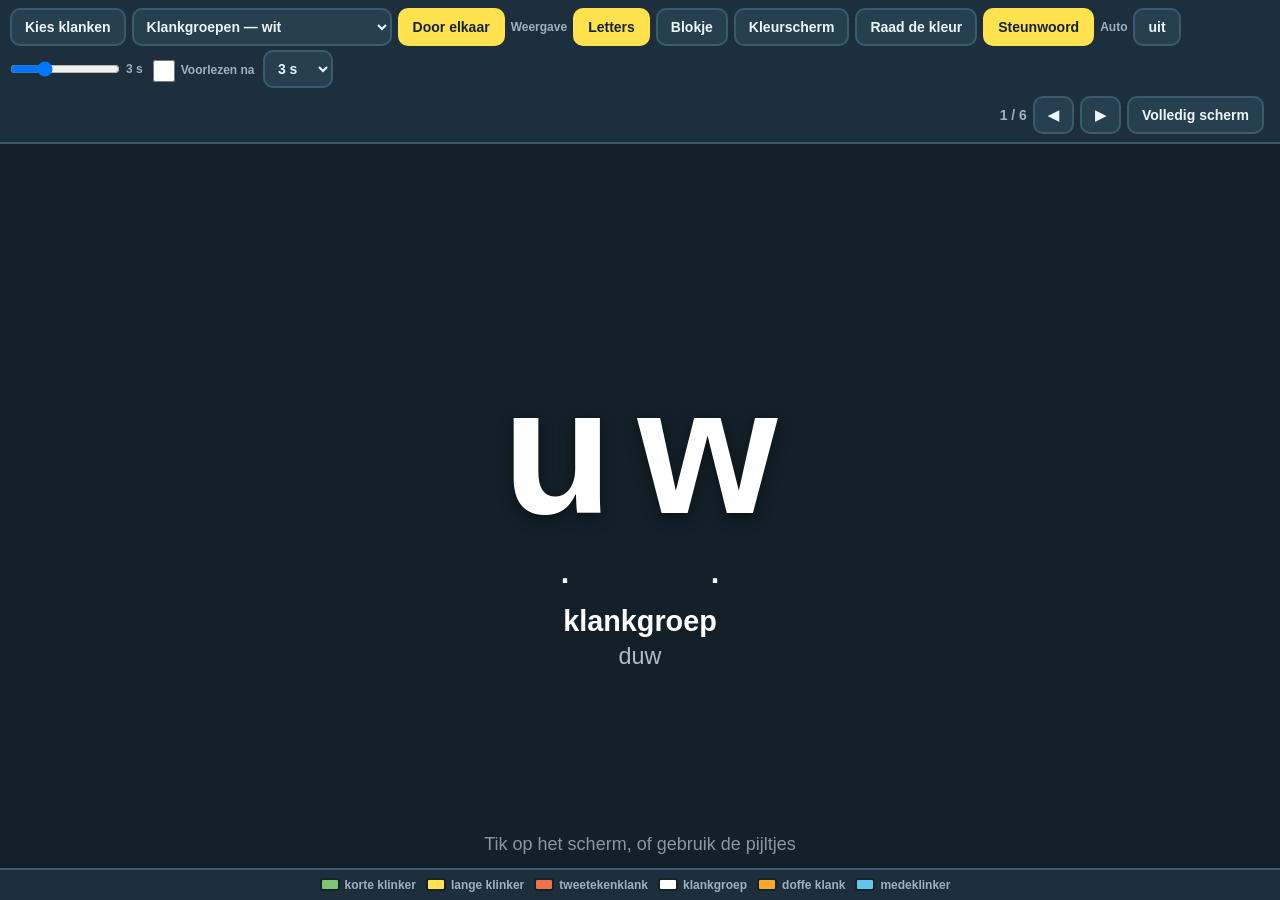
<file: KLSCflitskaarten/apps/flitsklanken/index.html>
<!DOCTYPE html>
<html lang="nl">
<head>
<meta charset="utf-8">
<meta name="viewport" content="width=device-width, initial-scale=1, viewport-fit=cover">
<meta name="apple-mobile-web-app-capable" content="yes">
<title>Flitsklanken — Taal in Blokjes</title>
<style>
* { -webkit-box-sizing: border-box; box-sizing: border-box; }
html, body { height: 100%; margin: 0; }
body {
  background: #132029; color: #eef5f9;
  font-family: Verdana, Tahoma, "Helvetica Neue", Helvetica, Arial, sans-serif;
  display: -webkit-box; display: -webkit-flex; display: flex;
  -webkit-box-orient: vertical; -webkit-flex-direction: column; flex-direction: column;
  overflow: hidden;
  -webkit-text-size-adjust: 100%;
  -webkit-tap-highlight-color: rgba(0,0,0,0);
  -webkit-user-select: none; user-select: none;
  padding-top: env(safe-area-inset-top, 0px);
  padding-bottom: env(safe-area-inset-bottom, 0px);
}
button { font: inherit; cursor: pointer; -webkit-appearance: none; appearance: none;
         touch-action: manipulation; }

/* ---------- balk ---------- */
#balk {
  display: -webkit-box; display: -webkit-flex; display: flex;
  -webkit-flex-wrap: wrap; flex-wrap: wrap;
  -webkit-box-align: center; -webkit-align-items: center; align-items: center;
  padding: 8px 10px 4px; background: #1d2f3c; border-bottom: 2px solid #3c5a6d;
}
#balk > * { margin: 0 6px 4px 0; }
.knop {
  background: #27404f; color: #eef5f9; border: 2px solid #3c5a6d;
  border-radius: 10px; padding: 9px 13px; font-size: 14px; font-weight: bold;
}
.knop.aan { background: #ffe24e; color: #14222c; border-color: #ffe24e; }
select {
  background: #27404f; color: #eef5f9; border: 2px solid #3c5a6d;
  border-radius: 10px; padding: 8px 9px; font-size: 14px; font-weight: bold;
  max-width: 46vw;
}
input[type=range] { width: 110px; vertical-align: middle; }
.lbl { font-size: 12px; color: #9ab2c1; font-weight: bold; }
.vink { display: inline-block; padding: 6px 4px; cursor: pointer; }
.vink input { width: 22px; height: 22px; vertical-align: middle; margin: 0 6px 0 0; }
.rek { -webkit-box-flex: 1; -webkit-flex: 1; flex: 1; }
#teller { font-size: 14px; color: #9ab2c1; font-weight: bold; }

/* ---------- podium ---------- */
#podium {
  -webkit-box-flex: 1; -webkit-flex: 1; flex: 1;
  display: -webkit-box; display: -webkit-flex; display: flex;
  -webkit-box-orient: vertical; -webkit-flex-direction: column; flex-direction: column;
  -webkit-box-align: center; -webkit-align-items: center; align-items: center;
  -webkit-box-pack: center; -webkit-justify-content: center; justify-content: center;
  cursor: pointer; padding: 2vh 3vw; position: relative; overflow: hidden;
}
#blokwrap { display: -webkit-box; display: -webkit-flex; display: flex;
  -webkit-box-orient: vertical; -webkit-flex-direction: column; flex-direction: column;
  -webkit-box-align: center; -webkit-align-items: center; align-items: center; }
#blok {
  display: -webkit-box; display: -webkit-flex; display: flex;
  position: relative; border: 0.6vh solid #14222c; border-radius: 1.4vh;
  background: #8fa3b0;
  -webkit-box-shadow: 0 0 0 1vh rgba(255,255,255,.5), 0 1.4vh 3.4vh rgba(0,0,0,.28);
  box-shadow: 0 0 0 1vh rgba(255,255,255,.5), 0 1.4vh 3.4vh rgba(0,0,0,.28);
}
#blok:after {
  content: ""; position: absolute; right: -3.2vh; top: 50%;
  margin-top: -3.5vh; width: 3.2vh; height: 7vh; background: inherit;
  border: 0.6vh solid #14222c; border-left: none; border-radius: 0 1.2vh 1.2vh 0;
}
#blok .cel {
  min-width: 12vh; height: 22vh;
  display: -webkit-box; display: -webkit-flex; display: flex;
  -webkit-box-align: center; -webkit-align-items: center; align-items: center;
  -webkit-box-pack: center; -webkit-justify-content: center; justify-content: center;
  font-size: 13vh; font-weight: bold; color: #14222c; line-height: 1; padding: 0 1vh;
  border-right: 0.25vh solid rgba(20,34,44,.22);
}
#blok .cel.laatste { border-right: none; }

#blok.letters { background: transparent; border: none;
  -webkit-box-shadow: none; box-shadow: none; }
#blok.letters:after { display: none; }
#blok.letters .cel { border-right: none; min-width: 0; padding: 0 1.4vh;
  font-size: 20vh; height: 25vh; text-shadow: 0 0.5vh 1.6vh rgba(0,0,0,.45); }

#streep { height: 1.2vh; border-top: 0.4vh solid #14222c;
          border-bottom: 0.4vh solid #14222c; margin-top: 1.4vh; width: 100%; }
#stippen { display: -webkit-box; display: -webkit-flex; display: flex;
  -webkit-box-pack: justify; -webkit-justify-content: space-around; justify-content: space-around;
  width: 100%; margin-top: 0.6vh; font-size: 5vh; line-height: .4; color: #14222c; }
#soort { font-size: 3.2vh; font-weight: bold; min-height: 4.2vh; margin-top: 2vh; }
#steun { font-size: 2.6vh; opacity: .72; min-height: 3.4vh; }
#hint { font-size: 2vh; opacity: .55; position: absolute; left: 0; right: 0;
        bottom: 1.4vh; text-align: center; }
#leeg { font-size: 2.6vh; opacity: .75; text-align: center; max-width: 60ch; line-height: 1.5; }

/* ---------- kleurenbalk ---------- */
#kleurbalk {
  display: -webkit-box; display: -webkit-flex; display: flex;
  -webkit-flex-wrap: wrap; flex-wrap: wrap;
  -webkit-box-pack: center; -webkit-justify-content: center; justify-content: center;
  padding: 8px 10px 4px; background: #1d2f3c; border-top: 2px solid #3c5a6d;
}
#kleurbalk span { font-size: 12px; color: #9ab2c1; font-weight: bold;
  margin: 0 10px 4px 0; white-space: nowrap; }
#kleurbalk i { display: inline-block; width: 20px; height: 13px; border-radius: 3px;
  border: 2px solid #14222c; vertical-align: -2px; margin-right: 5px; }

/* ---------- keuzepaneel ---------- */
#paneel {
  position: absolute; top: 0; left: 0; right: 0; bottom: 0;
  background: #132029; z-index: 10; padding: 16px 18px;
  overflow-y: auto; -webkit-overflow-scrolling: touch; display: none;
}
#paneel.open { display: block; }
#paneel h2 { font-size: 17px; margin: 0 0 4px; }
#paneel p { font-size: 13px; color: #9ab2c1; margin: 0 0 14px; max-width: 70ch; }
.groep { margin-bottom: 14px; }
.groep h3 { font-size: 13px; color: #9ab2c1; margin: 0 0 6px; }
.mini { display: -webkit-box; display: -webkit-flex; display: flex;
        -webkit-flex-wrap: wrap; flex-wrap: wrap; }
.mini button {
  border: 3px solid transparent; border-radius: 8px; padding: 9px 12px;
  font-size: 18px; font-weight: bold; color: #14222c; opacity: .35;
  min-width: 56px; margin: 0 7px 7px 0;
}
.mini button.aan { opacity: 1; border-color: #eef5f9; }
#paneelknoppen { margin-top: 6px; }
#paneelknoppen .knop { margin-right: 8px; }

#menu { display: none; }
#instel { display: -webkit-box; display: -webkit-flex; display: flex;
  -webkit-flex-wrap: wrap; flex-wrap: wrap;
  -webkit-box-align: center; -webkit-align-items: center; align-items: center; }
#instel > * { margin: 0 6px 4px 0; }

/* Smalle schermen: telefoon en tablet rechtop.
   De instellingen zitten achter één knop, zodat de klank alle ruimte krijgt. */
@media (max-width: 860px) {
  #menu { display: inline-block; }
  #instel { display: none; width: 100%; padding-top: 6px; }
  body.instel-open #instel { display: -webkit-box; display: -webkit-flex; display: flex; }
  #balk { padding: 6px 8px 2px; }
  .knop { padding: 8px 10px; font-size: 13px; }
  select { font-size: 13px; max-width: 70vw; }
  #blok .cel { min-width: 15vw; height: 14vh; font-size: 8.5vh; padding: 0 1vw; }
  #blok.letters .cel { font-size: 16vw; height: auto; padding: 0 1.2vw; }
  #soort { font-size: 4.4vw; min-height: 6vw; margin-top: 3vw; }
  #steun { font-size: 3.6vw; min-height: 5vw; }
  #hint { font-size: 3vw; bottom: 0.6vh; }
  #leeg { font-size: 4vw; }
  #kleurbalk { padding: 6px 8px 2px; }
  #kleurbalk span { font-size: 10px; margin: 0 7px 3px 0; }
  #kleurbalk i { width: 15px; height: 10px; }
  #teller { font-size: 12px; }
}

/* Telefoon in liggende stand: weinig hoogte, veel breedte. */
@media (max-width: 920px) and (orientation: landscape) {
  #blok.letters .cel { font-size: 24vh; }
  #blok .cel { height: 20vh; font-size: 11vh; min-width: 11vh; }
  #soort { font-size: 3.4vh; min-height: 4vh; margin-top: 1vh; }
  #steun { font-size: 2.8vh; min-height: 3vh; }
  #kleurbalk { display: none; }
}
</style>
</head>
<body>

<div id="balk">
  <button class="knop" id="menu">&#9881; Instellingen</button>
  <div id="instel">
  <button class="knop" id="kies">Kies klanken</button>
  <select id="set"></select>
  <button class="knop aan" id="mengen">Door elkaar</button>
  <span class="lbl">Weergave</span>
  <button class="knop aan" id="wLetters">Letters</button>
  <button class="knop" id="wBlok">Blokje</button>
  <button class="knop" id="wScherm">Kleurscherm</button>
  <button class="knop" id="raden">Raad de kleur</button>
  <button class="knop aan" id="steunknop">Steunwoord</button>
  <span class="lbl">Auto</span>
  <button class="knop" id="auto">uit</button>
  <input type="range" id="tempo" min="1" max="8" step="1" value="3">
  <span class="lbl" id="tempoUit">3 s</span>
  <span id="leesvak">
  <label class="lbl vink"><input type="checkbox" id="lezen">Voorlezen na</label>
  <select id="leesWacht">
    <option value="1">1 s</option><option value="2">2 s</option>
    <option value="3" selected>3 s</option><option value="4">4 s</option>
    <option value="5">5 s</option><option value="6">6 s</option>
    <option value="8">8 s</option><option value="10">10 s</option>
    <option value="15">15 s</option>
  </select>
  </span>
  </div>
  <span class="rek"></span>
  <span id="teller">0 / 0</span>
  <button class="knop" id="vorige">&#9664;</button>
  <button class="knop" id="volgende">&#9654;</button>
  <button class="knop" id="schermvullend">Volledig scherm</button>
</div>

<div id="podium">
  <div id="blokwrap">
    <div id="blok"></div>
    <div id="streep" hidden></div>
    <div id="stippen" hidden></div>
  </div>
  <div id="soort"></div>
  <div id="steun"></div>
  <div id="hint"></div>
  <div id="leeg" hidden></div>
</div>

<div id="kleurbalk">
  <span><i style="background:#7dc470"></i>korte klinker</span>
  <span><i style="background:#ffe24e"></i>lange klinker</span>
  <span><i style="background:#f0704a"></i>tweetekenklank</span>
  <span><i style="background:#ffffff"></i>klankgroep</span>
  <span><i style="background:#f7a928"></i>doffe klank</span>
  <span><i style="background:#63c4ee"></i>medeklinker</span>
</div>

<div id="paneel">
  <h2>Kies de klanken</h2>
  <p>Tik een klank aan of uit. Zo flits je precies de klanken die bij deze groep of bij één leerling fout liepen.</p>
  <div id="paneelinhoud"></div>
  <div id="paneelknoppen">
    <button class="knop" id="allesuit">Alles uit</button>
    <button class="knop" id="allesaan">Alles aan</button>
    <button class="knop aan" id="sluit">Klaar</button>
  </div>
</div>

<script>
/* Bewust geschreven zonder moderne taalconstructies (geen arrow functions,
   template literals, let/const, spread of CSS-variabelen), zodat ook oudere
   iPads en telefoons de app kunnen draaien. */

var KLEUR = { groen: "#7dc470", geel: "#ffe24e", rood: "#f0704a",
              wit: "#ffffff", oranje: "#f7a928", blauw: "#63c4ee" };
var KLEURNAAM = { groen: "korte klinker", geel: "lange klinker", rood: "tweetekenklank",
                  wit: "klankgroep", oranje: "doffe klank", blauw: "medeklinker" };
var NEUTRAAL = "#8fa3b0";

var K = [
  { t: "a", k: "groen", w: "kat", g: "Korte klinkers" },
  { t: "e", k: "groen", w: "pen", g: "Korte klinkers" },
  { t: "i", k: "groen", w: "vis", g: "Korte klinkers" },
  { t: "o", k: "groen", w: "bos", g: "Korte klinkers" },
  { t: "u", k: "groen", w: "bus", g: "Korte klinkers" },

  { t: "aa", k: "geel", w: "maan", g: "Lange klinkers" },
  { t: "ee", k: "geel", w: "zee", g: "Lange klinkers" },
  { t: "oo", k: "geel", w: "boom", g: "Lange klinkers" },
  { t: "uu", k: "geel", w: "muur", g: "Lange klinkers" },

  { t: "ij", k: "rood", w: "ijs (lange ij)", g: "Tweetekenklanken" },
  { t: "ei", k: "rood", w: "trein (korte ei)", g: "Tweetekenklanken" },
  { t: "ou", k: "rood", w: "koud", g: "Tweetekenklanken" },
  { t: "au", k: "rood", w: "blauw", g: "Tweetekenklanken" },
  { t: "ie", k: "rood", w: "dier", g: "Tweetekenklanken" },
  { t: "oe", k: "rood", w: "koe", g: "Tweetekenklanken" },
  { t: "eu", k: "rood", w: "deur", g: "Tweetekenklanken" },
  { t: "ui", k: "rood", w: "huis", g: "Tweetekenklanken" },

  { t: "aai", k: "wit", w: "haai", g: "Klankgroepen", m: "streep" },
  { t: "ooi", k: "wit", w: "mooi", g: "Klankgroepen", m: "streep" },
  { t: "oei", k: "wit", w: "groei", g: "Klankgroepen", m: "streep" },
  { t: "eeuw", k: "wit", w: "leeuw", g: "Klankgroepen", m: "stip" },
  { t: "ieuw", k: "wit", w: "nieuw", g: "Klankgroepen", m: "stip" },
  { t: "uw", k: "wit", w: "duw", g: "Klankgroepen", m: "stip" },

  { t: "e", k: "oranje", w: "lopen", g: "Doffe klanken", u: "uh" },
  { t: "ig", k: "oranje", w: "grappig", g: "Doffe klanken", u: "ug" },
  { t: "lijk", k: "oranje", w: "vrolijk", g: "Doffe klanken", u: "luk" },

  { t: "b", k: "blauw", w: "bal", g: "Medeklinkers" },
  { t: "d", k: "blauw", w: "dak", g: "Medeklinkers" },
  { t: "f", k: "blauw", w: "fiets", g: "Medeklinkers" },
  { t: "g", k: "blauw", w: "gat", g: "Medeklinkers" },
  { t: "h", k: "blauw", w: "hoed", g: "Medeklinkers" },
  { t: "j", k: "blauw", w: "jas", g: "Medeklinkers" },
  { t: "k", k: "blauw", w: "kip", g: "Medeklinkers" },
  { t: "l", k: "blauw", w: "lamp", g: "Medeklinkers" },
  { t: "m", k: "blauw", w: "maan", g: "Medeklinkers" },
  { t: "n", k: "blauw", w: "net", g: "Medeklinkers" },
  { t: "p", k: "blauw", w: "pen", g: "Medeklinkers" },
  { t: "r", k: "blauw", w: "roos", g: "Medeklinkers" },
  { t: "s", k: "blauw", w: "sok", g: "Medeklinkers" },
  { t: "t", k: "blauw", w: "tak", g: "Medeklinkers" },
  { t: "v", k: "blauw", w: "vis", g: "Medeklinkers" },
  { t: "w", k: "blauw", w: "wolk", g: "Medeklinkers" },
  { t: "z", k: "blauw", w: "zon", g: "Medeklinkers" },

  { t: "ng", k: "blauw", w: "ring", g: "Medeklinkergroepen" },
  { t: "nk", k: "blauw", w: "bank", g: "Medeklinkergroepen" },
  { t: "ch", k: "blauw", w: "lach", g: "Medeklinkergroepen" },
  { t: "sch", k: "blauw", w: "school", g: "Medeklinkergroepen" },
  { t: "schr", k: "blauw", w: "schrift", g: "Medeklinkergroepen" }
];

var keuze = [];
for (var q = 0; q < K.length; q++) { keuze.push(q); }

var REEKSEN = [
  ["Hele kaart", function (i) { return true; }],
  ["Alleen de klinkers", function (i) { return K[i].k !== "blauw"; }],
  ["Korte klinkers", function (i) { return K[i].k === "groen"; }],
  ["Lange klinkers", function (i) { return K[i].k === "geel"; }],
  ["Korte tegenover lange", function (i) { return K[i].k === "groen" || K[i].k === "geel"; }],
  ["Tweetekenklanken", function (i) { return K[i].k === "rood"; }],
  ["Klankgroepen \u2014 wit", function (i) { return K[i].k === "wit"; }],
  ["Klankgroepen met w", function (i) { return K[i].m === "stip"; }],
  ["Klankgroepen met i", function (i) { return K[i].m === "streep"; }],
  ["Doffe klanken", function (i) { return K[i].k === "oranje"; }],
  ["Medeklinkers", function (i) { return K[i].g === "Medeklinkers"; }],
  ["ng nk ch sch schr", function (i) { return K[i].g === "Medeklinkergroepen"; }],
  ["Spoor Wit 1 \u2014 uw eeuw ieuw", function (i) { return K[i].m === "stip"; }],
  ["Spoor Wit 2 \u2014 alle witte", function (i) { return K[i].k === "wit"; }],
  ["Spoor Rood \u2014 ui ee ei ie eu ij oe", function (i) {
      return ["ui", "ee", "ei", "ie", "eu", "ij", "oe"].indexOf(K[i].t) >= 0; }],
  ["Eigen keuze", function (i) { return keuze.indexOf(i) >= 0; }]
];

function el(id) { return document.getElementById(id); }
function aan(node, ja) { if (ja) { node.className = node.className.indexOf("aan") >= 0
    ? node.className : node.className + " aan"; }
  else { node.className = node.className.replace(/\s*aan/g, ""); } }

var lijst = [], pos = 0, ronde = 1;
var mengen = true, raden = false, steunAan = true, onthuld = true;
var weergave = "letters", autoAan = false, timer = null;
var leesAan = false, leesTimer = null, leesRonde = 0, stilTonen = false;

/* ---------- reeksen ---------- */
for (var r = 0; r < REEKSEN.length; r++) {
  var o = document.createElement("option");
  o.value = r; o.appendChild(document.createTextNode(REEKSEN[r][0]));
  el("set").appendChild(o);
}
el("set").value = 6;

/* Schudden zonder dat dezelfde klank twee keer na elkaar komt,
   ook niet over de grens van twee rondes heen. */
function schud(arr, vorigeTeken) {
  var i, j, t;
  for (i = arr.length - 1; i > 0; i--) {
    j = Math.floor(Math.random() * (i + 1));
    t = arr[i]; arr[i] = arr[j]; arr[j] = t;
  }
  for (var p = 0; p < arr.length; p++) {
    var ervoor = (p === 0) ? vorigeTeken : K[arr[p - 1]].t;
    if (ervoor && K[arr[p]].t === ervoor) {
      for (var s = p + 1; s < arr.length; s++) {
        if (K[arr[s]].t !== ervoor) { t = arr[p]; arr[p] = arr[s]; arr[s] = t; break; }
      }
    }
  }
}

function bouwLijst() {
  var test = REEKSEN[parseInt(el("set").value, 10)][1];
  lijst = [];
  for (var i = 0; i < K.length; i++) { if (test(i)) { lijst.push(i); } }
  if (mengen) { schud(lijst); }
  pos = 0; ronde = 1; onthuld = !raden;
  toon();
}

function stap() {
  if (!lijst.length) { return; }
  pos++;
  if (pos >= lijst.length) {
    if (mengen) {
      var laatste = K[lijst[lijst.length - 1]].t;
      var vorigeRonde = lijst.join(",");
      for (var p = 0; p < 20; p++) {
        schud(lijst, laatste);
        if (lijst.length < 3 || lijst.join(",") !== vorigeRonde) { break; }
      }
    }
    pos = 0; ronde++;
  }
  onthuld = !raden;
  toon();
}

/* ---------- tonen ---------- */
function toon() {
  var blok = el("blok");
  if (!lijst.length) {
    el("blokwrap").hidden = true;
    el("steun").innerHTML = ""; el("soort").innerHTML = "";
    el("leeg").hidden = false;
    el("leeg").innerHTML = "Geen klanken in deze reeks. Kies er een andere, of stel er zelf een samen met \u201cKies klanken\u201d.";
    el("teller").innerHTML = "0 / 0"; el("hint").innerHTML = "";
    el("podium").style.background = "#132029";
    el("podium").style.color = "#eef5f9";
    return;
  }
  el("leeg").hidden = true;
  el("blokwrap").hidden = false;

  var k = K[lijst[pos]];
  var kl = onthuld ? KLEUR[k.k] : NEUTRAAL;
  var letters = (weergave === "letters");

  blok.className = letters ? "letters" : "";
  blok.innerHTML = "";
  for (var i = 0; i < k.t.length; i++) {
    var d = document.createElement("div");
    d.className = "cel" + (i === k.t.length - 1 ? " laatste" : "");
    d.appendChild(document.createTextNode(k.t.charAt(i)));
    if (letters) { d.style.color = kl; }
    blok.appendChild(d);
  }
  blok.style.background = letters ? "transparent" : kl;

  var podium = el("podium");
  if (weergave === "scherm") {
    podium.style.background = onthuld ? kl : NEUTRAAL;
    podium.style.color = "#14222c";
  } else {
    podium.style.background = "#132029";
    podium.style.color = "#eef5f9";
  }

  var merk = letters ? kl : "#14222c";
  el("streep").hidden = !(onthuld && k.m === "streep");
  el("stippen").hidden = !(onthuld && k.m === "stip");
  el("streep").style.borderTopColor = merk;
  el("streep").style.borderBottomColor = merk;
  el("stippen").style.color = merk;
  if (!el("stippen").hidden) {
    var punten = "";
    for (var n = 0; n < k.t.length; n++) { punten += "<span>\u00b7</span>"; }
    el("stippen").innerHTML = punten;
  }

  el("steun").innerHTML = (steunAan && onthuld) ? k.w : "";
  el("soort").innerHTML = onthuld ? KLEURNAAM[k.k] : "";
  el("soort").style.color = (letters && onthuld) ? kl : "";

  el("teller").innerHTML = (pos + 1) + " / " + lijst.length + (ronde > 1 ? " \u00b7 ronde " + ronde : "");
  el("hint").innerHTML = raden
    ? (onthuld ? "Tik voor de volgende klank" : "Welke kleur? Tik om te tonen")
    : "Tik op het scherm, of gebruik de pijltjes";

  if (!stilTonen) { planLezen(); }
}

function volgende() {
  if (!lijst.length) { return; }
  if (raden && !onthuld) { onthuld = true; toon(); return; }
  stap();
}
function vorige() {
  if (!lijst.length) { return; }
  if (pos > 0) { pos--; }
  onthuld = !raden;
  toon();
}

/* ---------- bediening ---------- */
el("menu").onclick = function (e) {
  if (e) { e.stopPropagation(); }
  var b = document.body;
  b.className = (b.className.indexOf("instel-open") >= 0) ? "" : "instel-open";
};

el("podium").onclick = volgende;
el("volgende").onclick = function (e) { if (e) { e.stopPropagation(); } volgende(); };
el("vorige").onclick = function (e) { if (e) { e.stopPropagation(); } vorige(); };
el("set").onchange = bouwLijst;

el("mengen").onclick = function () {
  mengen = !mengen;
  aan(this, mengen);
  this.innerHTML = mengen ? "Door elkaar" : "Vaste volgorde";
  bouwLijst();
};
el("raden").onclick = function () {
  raden = !raden;
  aan(this, raden);
  onthuld = !raden;
  toon();
};
el("steunknop").onclick = function () {
  steunAan = !steunAan;
  aan(this, steunAan);
  toon();
};

var modusknoppen = [["wLetters", "letters"], ["wBlok", "blok"], ["wScherm", "scherm"]];
for (var w = 0; w < modusknoppen.length; w++) {
  (function (id, naam) {
    el(id).onclick = function () {
      weergave = naam;
      for (var v = 0; v < modusknoppen.length; v++) {
        aan(el(modusknoppen[v][0]), modusknoppen[v][0] === id);
      }
      toon();
    };
  })(modusknoppen[w][0], modusknoppen[w][1]);
}

el("tempo").oninput = el("tempo").onchange = function () {
  el("tempoUit").innerHTML = el("tempo").value + " s";
  if (autoAan) { startAuto(); }
};
function zetAuto(ja) {
  autoAan = ja;
  aan(el("auto"), autoAan);
  el("auto").innerHTML = autoAan ? "aan" : "uit";
  if (autoAan) { startAuto(); } else { stopAuto(); }
}
el("auto").onclick = function () {
  /* Auto en voorlezen bladeren allebei door; er mag er maar één tegelijk aan staan. */
  if (!autoAan && leesAan) { el("lezen").checked = false; zetLezen(false); }
  zetAuto(!autoAan);
};
function startAuto() {
  stopAuto();
  if (!lijst.length) { return; }
  var ms = parseInt(el("tempo").value, 10) * 1000;
  timer = setInterval(function () {
    if (!lijst.length) { return; }
    if (raden && !onthuld) { onthuld = true; toon(); }
    else { stap(); }
  }, raden ? ms / 2 : ms);
}
function stopAuto() { if (timer) { clearInterval(timer); timer = null; } }

/* ---------- voorlezen ----------
   Toon de klank, wacht het gekozen aantal seconden, lees hem voor
   en ga daarna vanzelf naar de volgende. Gebruikt de spraak die in de
   browser zit, dus ook zonder internet (als het toestel een Nederlandse stem heeft). */
var spraak = window.speechSynthesis || null;
var stem = null;
function kiesStem() {
  if (!spraak) { return; }
  var stemmen = spraak.getVoices(), voorkeur = ["nl-BE", "nl_BE", "nl-NL", "nl_NL"];
  stem = null;
  for (var v = 0; v < voorkeur.length && !stem; v++) {
    for (var s = 0; s < stemmen.length; s++) {
      if (stemmen[s].lang === voorkeur[v]) { stem = stemmen[s]; break; }
    }
  }
  for (var s2 = 0; s2 < stemmen.length && !stem; s2++) {
    if (stemmen[s2].lang && stemmen[s2].lang.toLowerCase().indexOf("nl") === 0) { stem = stemmen[s2]; }
  }
}
if (spraak) {
  kiesStem();
  if ("onvoiceschanged" in spraak) { spraak.onvoiceschanged = kiesStem; }
} else {
  el("leesvak").style.display = "none";
}

function leesTekst(k) {
  var klank = k.u || k.t;
  var woord = k.w.replace(/\s*\(.*\)/, "");
  return steunAan ? klank + ". " + woord : klank;
}

function spreek(tekst, klaar) {
  var gedaan = false;
  function einde() { if (!gedaan) { gedaan = true; klaar(); } }
  var u = new SpeechSynthesisUtterance(tekst);
  if (stem) { u.voice = stem; u.lang = stem.lang; } else { u.lang = "nl-BE"; }
  u.rate = 0.8;
  u.onend = einde;
  u.onerror = einde;
  spraak.cancel();
  spraak.speak(u);
  /* Sommige browsers melden het einde van de spraak nooit.
     Dan gaan we na een ruime tijd toch verder, zodat de reeks niet vastloopt. */
  setTimeout(einde, 6000);
}

function stopLezen() {
  leesRonde++;
  if (leesTimer) { clearTimeout(leesTimer); leesTimer = null; }
  if (spraak) { spraak.cancel(); }
}

function planLezen() {
  stopLezen();
  if (!leesAan || !spraak || !lijst.length) { return; }
  if (el("paneel").className.indexOf("open") >= 0) { return; }
  var mijn = leesRonde;
  var wacht = parseInt(el("leesWacht").value, 10) * 1000;
  leesTimer = setTimeout(function () {
    if (mijn !== leesRonde) { return; }
    if (raden && !onthuld) { onthuld = true; stilTonen = true; toon(); stilTonen = false; }
    spreek(leesTekst(K[lijst[pos]]), function () {
      if (mijn !== leesRonde) { return; }
      leesTimer = setTimeout(function () {
        if (mijn === leesRonde) { stap(); }
      }, 1200);
    });
  }, wacht);
}

function zetLezen(ja) {
  leesAan = ja;
  if (leesAan) {
    if (autoAan) { zetAuto(false); }
    /* iPad en iPhone laten pas spraak toe na een tik; dit stille zinnetje
       ontgrendelt de spraak meteen bij het aanvinken. */
    var stil = new SpeechSynthesisUtterance(" ");
    stil.volume = 0;
    spraak.speak(stil);
    planLezen();
  } else {
    stopLezen();
  }
}
el("lezen").onchange = function () { zetLezen(el("lezen").checked); };
el("leesWacht").onchange = function () { if (leesAan) { planLezen(); } };

/* Volledig scherm bestaat niet op iPhone en op oudere iPads.
   De knop verdwijnt dan, in plaats van niets te doen. */
var doc = document.documentElement;
var kanVolledig = !!(doc.requestFullscreen || doc.webkitRequestFullscreen ||
                     doc.webkitRequestFullScreen || doc.msRequestFullscreen);
if (!kanVolledig) {
  el("schermvullend").style.display = "none";
} else {
  el("schermvullend").onclick = function (e) {
    if (e) { e.stopPropagation(); }
    var uit = document.fullscreenElement || document.webkitFullscreenElement;
    if (!uit) {
      if (doc.requestFullscreen) { doc.requestFullscreen(); }
      else if (doc.webkitRequestFullscreen) { doc.webkitRequestFullscreen(); }
      else if (doc.webkitRequestFullScreen) { doc.webkitRequestFullScreen(); }
      else if (doc.msRequestFullscreen) { doc.msRequestFullscreen(); }
    } else {
      if (document.exitFullscreen) { document.exitFullscreen(); }
      else if (document.webkitExitFullscreen) { document.webkitExitFullscreen(); }
    }
  };
}

document.onkeydown = function (e) {
  if (el("paneel").className.indexOf("open") >= 0) { return; }
  var c = e.keyCode;
  if (c === 32 || c === 39) { if (e.preventDefault) { e.preventDefault(); } volgende(); }
  if (c === 37) { if (e.preventDefault) { e.preventDefault(); } vorige(); }
};

/* ---------- keuzepaneel ---------- */
var groepen = [];
for (var i2 = 0; i2 < K.length; i2++) {
  var gevonden = null;
  for (var gg = 0; gg < groepen.length; gg++) {
    if (groepen[gg].naam === K[i2].g) { gevonden = groepen[gg]; }
  }
  if (!gevonden) { gevonden = { naam: K[i2].g, items: [] }; groepen.push(gevonden); }
  gevonden.items.push(i2);
}
var inhoud = el("paneelinhoud");
for (var g2 = 0; g2 < groepen.length; g2++) {
  var vak = document.createElement("div");
  vak.className = "groep";
  var titel = document.createElement("h3");
  titel.appendChild(document.createTextNode(groepen[g2].naam));
  vak.appendChild(titel);
  var rij = document.createElement("div");
  rij.className = "mini";
  for (var m2 = 0; m2 < groepen[g2].items.length; m2++) {
    (function (idx) {
      var b = document.createElement("button");
      b.appendChild(document.createTextNode(K[idx].t));
      b.style.background = KLEUR[K[idx].k];
      b.className = "mini-knop aan";
      b.setAttribute("data-i", idx);
      b.onclick = function () {
        var plek = keuze.indexOf(idx);
        if (plek >= 0) { keuze.splice(plek, 1); } else { keuze.push(idx); }
        aan(b, keuze.indexOf(idx) >= 0);
        if (parseInt(el("set").value, 10) === REEKSEN.length - 1) { bouwLijst(); }
      };
      rij.appendChild(b);
    })(groepen[g2].items[m2]);
  }
  vak.appendChild(rij);
  inhoud.appendChild(vak);
}
function paneelBij() {
  var knoppen = el("paneelinhoud").getElementsByTagName("button");
  for (var i3 = 0; i3 < knoppen.length; i3++) {
    aan(knoppen[i3], keuze.indexOf(parseInt(knoppen[i3].getAttribute("data-i"), 10)) >= 0);
  }
}
el("kies").onclick = function () { el("paneel").className = "open"; stopLezen(); };
el("sluit").onclick = function () {
  el("paneel").className = "";
  el("set").value = REEKSEN.length - 1;
  bouwLijst();
};
el("allesuit").onclick = function () { keuze = []; paneelBij(); };
el("allesaan").onclick = function () {
  keuze = [];
  for (var i4 = 0; i4 < K.length; i4++) { keuze.push(i4); }
  paneelBij();
};

bouwLijst();
</script>
</body>
</html>
</file>
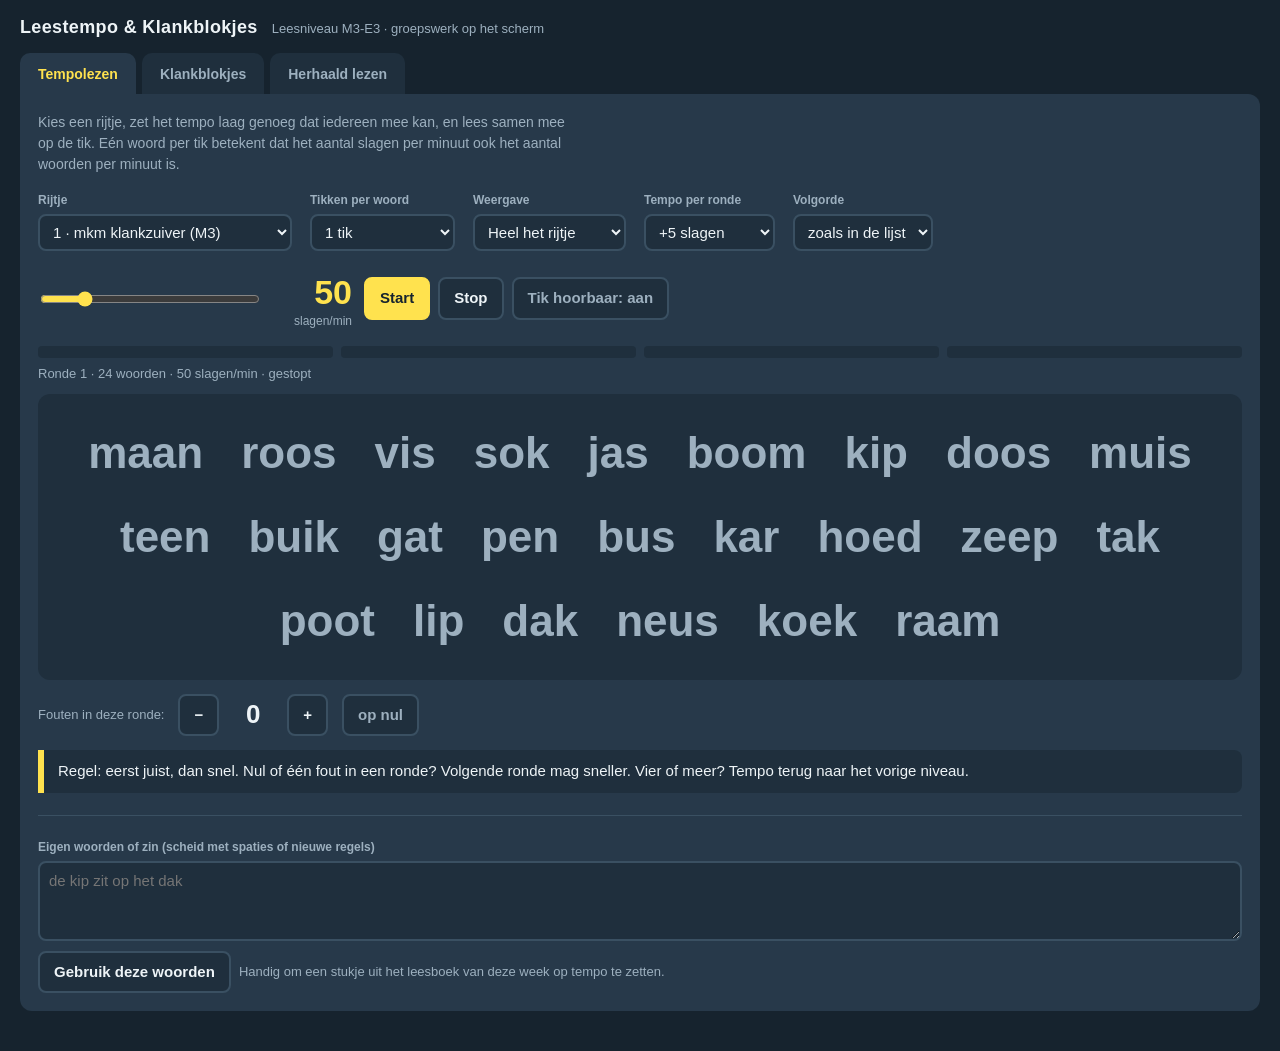
<file: KLSCflitskaarten/apps/leestempo/index.html>
<!DOCTYPE html>
<html lang="nl">
<head>
<meta charset="utf-8">
<meta name="viewport" content="width=device-width, initial-scale=1">
<title>Leestempo &amp; Klankblokjes — M3-E3</title>
<style>
:root{
  --stage:#16232e;
  --panel:#1f2f3d;
  --panel-2:#27394a;
  --line:#3a5062;
  --text:#eef4f7;
  --dim:#9db0bf;
  --geel:#ffe24e;
  --rood:#f0704a;
  --blauw:#63c4ee;
  --groen:#7dc470;
  --oranje:#f7a928;
  --wit:#ffffff;
  --accent:#f2c14e;
}
*{box-sizing:border-box}
html,body{margin:0;padding:0}
body{
  background:var(--stage);
  color:var(--text);
  font-family:Verdana,Tahoma,"Segoe UI",sans-serif;
  font-size:16px;
  line-height:1.5;
  -webkit-text-size-adjust:100%;
}
header{
  padding:14px 20px 0;
  display:flex;flex-wrap:wrap;gap:14px;align-items:baseline;
}
header h1{
  font-size:18px;margin:0;font-weight:700;letter-spacing:.02em;
}
header p{margin:0;color:var(--dim);font-size:13px}
nav{
  display:flex;gap:6px;padding:12px 20px 0;flex-wrap:wrap;
}
nav button{
  font:inherit;font-size:14px;font-weight:700;
  background:var(--panel);color:var(--dim);
  border:2px solid transparent;border-bottom:none;
  border-radius:10px 10px 0 0;
  padding:9px 16px;cursor:pointer;
}
nav button[aria-selected="true"]{background:var(--panel-2);color:var(--geel)}
nav button:focus-visible{outline:3px solid var(--geel);outline-offset:2px}
main{padding:0 20px 40px}
section[hidden]{display:none}
.wrap{background:var(--panel-2);border-radius:0 12px 12px 12px;padding:18px}

/* ---------- bediening ---------- */
.controls{display:flex;flex-wrap:wrap;gap:18px;align-items:flex-end}
.ctl{display:flex;flex-direction:column;gap:5px}
.ctl label{font-size:12px;color:var(--dim);font-weight:700}
select,input[type=text],input[type=number],textarea{
  font:inherit;font-size:15px;background:var(--panel);color:var(--text);
  border:2px solid var(--line);border-radius:8px;padding:7px 9px;
}
textarea{width:100%;min-height:80px;resize:vertical}
select:focus,input:focus,textarea:focus{outline:none;border-color:var(--geel)}
button.knop{
  font:inherit;font-weight:700;font-size:15px;cursor:pointer;
  background:var(--panel);color:var(--text);
  border:2px solid var(--line);border-radius:8px;padding:8px 14px;
}
button.knop:hover{border-color:var(--geel)}
button.knop:focus-visible{outline:3px solid var(--geel);outline-offset:2px}
button.knop.hoofd{background:var(--geel);color:#16232e;border-color:var(--geel)}
button.knop.stil{color:var(--dim)}
.tempo{display:flex;align-items:center;gap:12px}
.tempo input[type=range]{width:220px;accent-color:var(--geel)}
.bpm{font-size:34px;font-weight:700;color:var(--geel);min-width:78px;text-align:right;font-variant-numeric:tabular-nums}
.bpm small{font-size:12px;color:var(--dim);font-weight:400;display:block;text-align:right;margin-top:-6px}
.rij-knoppen{display:flex;gap:8px;flex-wrap:wrap;align-items:center}
.meta{color:var(--dim);font-size:13px}

/* ---------- tikbalk ---------- */
.tikbalk{display:flex;gap:8px;margin:16px 0 6px}
.tik{flex:1;height:12px;border-radius:4px;background:var(--panel)}
.tik.aan{background:var(--geel)}
.tik.accent{background:var(--rood)}

/* ---------- woordpodium ---------- */
.podium{
  background:var(--panel);border-radius:12px;margin-top:10px;
  min-height:270px;display:flex;align-items:center;justify-content:center;
  padding:22px;
}
.groot{font-size:clamp(56px,14vw,150px);font-weight:700;letter-spacing:.02em;line-height:1.1}
.groot .volgend{display:block;font-size:.22em;color:var(--dim);font-weight:400;margin-top:14px}
.rooster{display:flex;flex-wrap:wrap;gap:10px 14px;justify-content:center;width:100%}
.rooster span{
  font-size:clamp(24px,4.4vw,44px);font-weight:700;
  padding:4px 12px;border-radius:8px;color:var(--dim);
}
.rooster span.nu{background:var(--geel);color:#16232e}
.rooster span.gehad{color:var(--text)}

/* ---------- fouten ---------- */
.telblok{display:flex;gap:14px;align-items:center;flex-wrap:wrap;margin-top:14px}
.telling{font-size:26px;font-weight:700;font-variant-numeric:tabular-nums;min-width:40px;text-align:center}
.advies{background:var(--panel);border-left:6px solid var(--geel);padding:10px 14px;border-radius:0 8px 8px 0;margin-top:14px;font-size:15px}

/* ---------- blokjes ---------- */
.blokrij{display:flex;flex-wrap:wrap;align-items:stretch;gap:0;margin:18px 0;min-height:120px}
.blok{
  position:relative;min-width:82px;height:104px;border-radius:10px;
  display:flex;align-items:center;justify-content:center;
  font-size:40px;font-weight:700;color:#16232e;cursor:pointer;
  border:none;font-family:inherit;padding:0 10px;
}
.blok::after{
  content:"";position:absolute;top:-9px;left:50%;transform:translateX(-50%);
  width:34px;height:14px;border-radius:7px 7px 3px 3px;background:inherit;
}
.blok.kort{background:var(--groen)}
.blok.lang{background:var(--geel)}
.blok.twee{background:var(--rood)}
.blok.wit{background:var(--wit)}
.blok.dof{background:var(--oranje)}
.blok.med{background:var(--blauw)}
.blok.hand::before{content:"";position:absolute;bottom:6px;left:50%;transform:translateX(-50%);width:18px;height:3px;border-radius:2px;background:rgba(22,35,46,.45)}
.kier{width:16px;background:none;border:none;cursor:pointer;padding:0;align-self:center;height:104px}
.kier span{display:block;width:4px;height:34px;margin:0 auto;border-radius:2px;background:var(--line)}
.kier:hover span{background:var(--geel);height:60px}
.legende{display:flex;gap:18px;flex-wrap:wrap;font-size:13px;color:var(--dim);margin-top:8px}
.legende i{display:inline-block;width:14px;height:14px;border-radius:4px;margin-right:6px;vertical-align:-2px}
.telkaart{display:flex;gap:26px;flex-wrap:wrap;margin-top:10px;font-size:15px}
.telkaart b{font-size:26px;color:var(--geel);display:block;font-variant-numeric:tabular-nums}
.ketting{display:flex;gap:10px;flex-wrap:wrap;margin-top:10px}
.ketting button{
  font:inherit;font-weight:700;font-size:17px;cursor:pointer;
  background:var(--panel);color:var(--text);border:2px solid var(--line);
  border-radius:8px;padding:6px 12px;
}
.ketting button:hover{border-color:var(--geel)}

/* ---------- tijdmeting ---------- */
.klok{font-size:64px;font-weight:700;font-variant-numeric:tabular-nums;color:var(--geel);text-align:center;margin:10px 0}
table{border-collapse:collapse;width:100%;margin-top:14px;font-size:15px}
th,td{text-align:left;padding:8px 10px;border-bottom:1px solid var(--line)}
th{color:var(--dim);font-size:12px;text-transform:none;font-weight:700}
.balk{height:14px;border-radius:7px;background:var(--geel);min-width:3px}
h2{font-size:17px;margin:0 0 4px}
.uitleg{color:var(--dim);font-size:14px;margin:0 0 16px;max-width:70ch}
hr{border:none;border-top:1px solid var(--line);margin:22px 0}
@media (prefers-reduced-motion:no-preference){
  .rooster span.nu,.groot{transition:background-color .06s linear}
}
</style>
</head>
<body>

<header>
  <h1>Leestempo &amp; Klankblokjes</h1>
  <p>Leesniveau M3-E3 · groepswerk op het scherm</p>
</header>

<nav role="tablist">
  <button role="tab" id="t1" aria-selected="true" aria-controls="p1">Tempolezen</button>
  <button role="tab" id="t2" aria-selected="false" aria-controls="p2">Klankblokjes</button>
  <button role="tab" id="t3" aria-selected="false" aria-controls="p3">Herhaald lezen</button>
</nav>

<main>

<!-- ============ TEMPOLEZEN ============ -->
<section id="p1" role="tabpanel" aria-labelledby="t1">
  <div class="wrap">
    <p class="uitleg">Kies een rijtje, zet het tempo laag genoeg dat iedereen mee kan, en lees samen mee op de tik. Eén woord per tik betekent dat het aantal slagen per minuut ook het aantal woorden per minuut is.</p>

    <div class="controls">
      <div class="ctl">
        <label for="lijst">Rijtje</label>
        <select id="lijst"></select>
      </div>
      <div class="ctl">
        <label for="perWoord">Tikken per woord</label>
        <select id="perWoord">
          <option value="2">2 tikken (rustig)</option>
          <option value="1" selected>1 tik</option>
        </select>
      </div>
      <div class="ctl">
        <label for="weergave">Weergave</label>
        <select id="weergave">
          <option value="rij" selected>Heel het rijtje</option>
          <option value="groot">Eén woord groot</option>
        </select>
      </div>
      <div class="ctl">
        <label for="stap">Tempo per ronde</label>
        <select id="stap">
          <option value="0">gelijk houden</option>
          <option value="5" selected>+5 slagen</option>
          <option value="10">+10 slagen</option>
        </select>
      </div>
      <div class="ctl">
        <label for="shuffle">Volgorde</label>
        <select id="shuffle">
          <option value="0" selected>zoals in de lijst</option>
          <option value="1">door elkaar</option>
        </select>
      </div>
    </div>

    <div class="tempo" style="margin-top:16px">
      <input type="range" id="bpm" min="30" max="140" step="5" value="50" aria-label="tempo in slagen per minuut">
      <div class="bpm"><span id="bpmUit">50</span><small>slagen/min</small></div>
      <div class="rij-knoppen">
        <button class="knop hoofd" id="start">Start</button>
        <button class="knop" id="stop">Stop</button>
        <button class="knop stil" id="klik">Tik hoorbaar: aan</button>
      </div>
    </div>

    <div class="tikbalk" id="tikbalk" aria-hidden="true"></div>
    <div class="meta" id="rondeUit">Ronde 1 · nog niet gestart</div>

    <div class="podium" id="podium"></div>

    <div class="telblok">
      <span class="meta">Fouten in deze ronde:</span>
      <button class="knop" id="foutMin">−</button>
      <span class="telling" id="foutUit">0</span>
      <button class="knop" id="foutPlus">+</button>
      <button class="knop stil" id="foutNul">op nul</button>
    </div>
    <div class="advies" id="advies">Regel: eerst juist, dan snel. Nul of één fout in een ronde? Volgende ronde mag sneller. Vier of meer? Tempo terug naar het vorige niveau.</div>

    <hr>
    <div class="ctl">
      <label for="eigen">Eigen woorden of zin (scheid met spaties of nieuwe regels)</label>
      <textarea id="eigen" placeholder="de kip zit op het dak"></textarea>
    </div>
    <div class="rij-knoppen" style="margin-top:10px">
      <button class="knop" id="eigenLaden">Gebruik deze woorden</button>
      <span class="meta">Handig om een stukje uit het leesboek van deze week op tempo te zetten.</span>
    </div>
  </div>
</section>

<!-- ============ KLANKBLOKJES ============ -->
<section id="p2" role="tabpanel" aria-labelledby="t2" hidden>
  <div class="wrap">
    <p class="uitleg">Eén blokje is één klank, niet één letter — met de kleuren van de klank-tekenkaart van Taal in Blokjes. Klik tussen twee blokjes om ze samen te voegen, klik op een blokje om het te splitsen. De kleur is een automatisch voorstel: open of gesloten lettergreep en de doffe e worden geschat, dus zet met <b>Klik = kleur kiezen</b> gerust een blokje recht.</p>

    <div class="controls">
      <div class="ctl">
        <label for="woordIn">Woord</label>
        <input type="text" id="woordIn" value="huis" autocomplete="off" spellcheck="false">
      </div>
      <button class="knop hoofd" id="bouw">Bouw</button>
      <button class="knop" id="kleurmodus" title="wissel tussen blokjes indelen en kleuren aanpassen">Klik = splitsen</button>
      <div class="ctl">
        <label for="setKeuze">Of kies een reeks</label>
        <select id="setKeuze"></select>
      </div>
    </div>

    <div class="ketting" id="setrij"></div>
    <div class="blokrij" id="blokrij"></div>

    <div class="telkaart">
      <div><b id="telLetters">0</b>letters</div>
      <div><b id="telKlanken">0</b>klanken</div>
      <div><b id="telKlinkers">0</b>klinkers</div>
    </div>

    <div class="legende">
      <span><i style="background:var(--groen)"></i>korte klinker</span>
      <span><i style="background:var(--geel)"></i>lange klinker</span>
      <span><i style="background:var(--rood)"></i>tweetekenklank</span>
      <span><i style="background:var(--wit);border:1px solid #8aa"></i>klankgroep</span>
      <span><i style="background:var(--oranje)"></i>doffe klank</span>
      <span><i style="background:var(--blauw)"></i>medeklinker</span>
    </div>

    <hr>
    <h2>Verander één blokje</h2>
    <p class="uitleg">Klik een woord aan om het te bouwen. Telkens verandert er precies één blokje. Laat de leerlingen eerst voorspellen welk blokje weg moet.</p>
    <div id="kettingen"></div>
  </div>
</section>

<!-- ============ HERHAALD LEZEN ============ -->
<section id="p3" role="tabpanel" aria-labelledby="t3" hidden>
  <div class="wrap">
    <p class="uitleg">Dezelfde korte tekst drie keer lezen, met de tijd erbij. De leerling leest tegen zijn eigen vorige poging, niet tegen de anderen.</p>

    <div class="controls">
      <div class="ctl">
        <label for="naam">Naam</label>
        <input type="text" id="naam" autocomplete="off" placeholder="voornaam">
      </div>
      <div class="ctl">
        <label for="aantalWoorden">Aantal woorden in de tekst</label>
        <input type="number" id="aantalWoorden" value="60" min="5" max="500">
      </div>
      <div class="ctl">
        <label for="fouten3">Fouten</label>
        <input type="number" id="fouten3" value="0" min="0" max="99">
      </div>
    </div>

    <div class="klok" id="klok">0,0 s</div>
    <div class="rij-knoppen" style="justify-content:center">
      <button class="knop hoofd" id="klokStart">Start</button>
      <button class="knop" id="klokStop">Stop en noteer</button>
      <button class="knop stil" id="klokWis">Tabel leegmaken</button>
    </div>

    <table>
      <thead><tr><th>Naam</th><th>Poging</th><th>Tijd</th><th>Juiste woorden/min</th><th></th></tr></thead>
      <tbody id="tabel"><tr><td colspan="5" class="meta">Nog geen metingen.</td></tr></tbody>
    </table>
  </div>
</section>

</main>

<script>
/* ============================================================
   Woordenlijsten — M3 tot E3
   ============================================================ */
const LIJSTEN = [
  {naam:"1 · mkm klankzuiver (M3)", w:"maan roos vis sok jas boom kip doos muis teen buik gat pen bus kar hoed zeep tak poot lip dak neus koek raam"},
  {naam:"2 · tweetekenklanken (M3)", w:"boom boot koek boek huis muis deur zeep weer dier vier tuin duin geit dijk laan maan buur muur koe zee boer duif nieuw"},
  {naam:"3 · wisselrijtje bak-bal-bel", w:"bak bal bel bed bad bak bel bal"},
  {naam:"4 · wisselrijtje maan-maat-maal", w:"maan maat maal man mat mal maan man"},
  {naam:"5 · wisselrijtje pot-pop-pak", w:"pot pop pak pan pen pit pot pak"},
  {naam:"6 · wisselrijtje koek-koel-hoek", w:"koek koel hoek hoed boek boer koek hoek"},
  {naam:"7 · wisselrijtje huis-huid-muis", w:"huis huid muis muil buik buis huis muis"},
  {naam:"8 · cluster vooraan (E3)", w:"spin stap kruk vlag brief plank klok stoel trap zwaan smal snel gras kruis drie plein vlieg school blad straat sprong sneeuw"},
  {naam:"9 · cluster achteraan (E3)", w:"kist wolf harp kalm melk hulp wolk kerk bord tand hand wind kast vorst hemd arm berg worm kort sterk borst veld"},
  {naam:"10 · twee lettergrepen (E3)", w:"bakker tafel vinger appel winter konijn vlinder kikker water zomer dokter molen jongen meisje ramen bomen wegen tijger muziek sleutel venster"},
  {naam:"11 · flitswoorden (hoogfrequent)", w:"de het een ik is en je dat niet ook maar met wat zijn heeft waar hoe toen deze want door naar kan moet als om van voor zo dan weer nog veel altijd samen omdat"},
  {naam:"12 · zin: de kip op het dak", w:"De kip zit op het dak van het hok."},
  {naam:"13 · zin: naar school", w:"Ik ga met de bus naar school en ik ben op tijd."},
  {naam:"14 · zin: koud weer", w:"Het is koud, dus ik doe mijn dikke jas aan."},
  {naam:"15 · zin: de vlinder", w:"In de tuin zit een vlinder op een grote gele bloem."}
];

const BLOKSETS = [
  {naam:"— kies —", w:""},
  {naam:"Letters tellen ≠ blokjes tellen", w:"huis boom koek geit nieuw school"},
  {naam:"Korte klinker tegenover lange", w:"man maan bom boom tak taak zon zoon"},
  {naam:"Open lettergreep: lange klinker", w:"tafel bomen ramen molen water zomer"},
  {naam:"Doffe klanken", w:"de bakker appel lopen grappig vrolijk"},
  {naam:"Tweetekenklanken", w:"huis deur boer geit tuin reis"},
  {naam:"Klankgroepen: wit", w:"haai mooi groei leeuw nieuw duw"},
  {naam:"ng nk ch sch schr", w:"lang bank lach school schrift denken"}
];

const KETTINGEN = [
  ["maan","man","mat","mot","pot","pop"],
  ["bak","bal","bel","bed","bad","bod"],
  ["vis","vies","vier","dier","dief","doof"],
  ["buik","buis","huis","huid","hoed","goed","goud"],
  ["klok","klop","klom","kom","kam","kar"],
  ["boom","boon","been","beer","peer","paar"]
];

/* ============================================================
   Tabs
   ============================================================ */
document.querySelectorAll('nav button').forEach(b=>{
  b.addEventListener('click',()=>{
    document.querySelectorAll('nav button').forEach(x=>{
      x.setAttribute('aria-selected', x===b ? 'true':'false');
      document.getElementById(x.getAttribute('aria-controls')).hidden = (x!==b);
    });
    if(b.id!=='t1') stopMetronoom();
  });
});

/* ============================================================
   Tempolezen
   ============================================================ */
const selLijst=document.getElementById('lijst');
LIJSTEN.forEach((l,i)=>{
  const o=document.createElement('option'); o.value=i; o.textContent=l.naam; selLijst.appendChild(o);
});

let woorden=[], index=-1, ronde=1, fouten=0;
let ctx=null, loopt=false, volgendeTik=0, tikTeller=0, wachtrij=[], timer=null, klikAan=true;

const el = id=>document.getElementById(id);
const podium=el('podium'), tikbalk=el('tikbalk');

for(let i=0;i<4;i++){ const d=document.createElement('div'); d.className='tik'; tikbalk.appendChild(d); }

function laadLijst(){
  const bron=LIJSTEN[+selLijst.value].w;
  woorden=bron.split(/\s+/).filter(Boolean);
  if(el('shuffle').value==='1'){
    for(let i=woorden.length-1;i>0;i--){const j=Math.floor(Math.random()*(i+1));[woorden[i],woorden[j]]=[woorden[j],woorden[i]];}
  }
  index=-1; ronde=1; fouten=0; el('foutUit').textContent='0';
  toonRonde(); teken();
}
selLijst.addEventListener('change',()=>{stopMetronoom();laadLijst();});
el('shuffle').addEventListener('change',()=>{stopMetronoom();laadLijst();});

el('eigenLaden').addEventListener('click',()=>{
  const t=el('eigen').value.trim();
  if(!t) return;
  stopMetronoom();
  woorden=t.split(/\s+/).filter(Boolean);
  index=-1; ronde=1; fouten=0; el('foutUit').textContent='0';
  toonRonde(); teken();
});

function toonRonde(){
  el('rondeUit').textContent = `Ronde ${ronde} · ${woorden.length} woorden · ${el('bpm').value} slagen/min` + (loopt?'':' · gestopt');
}

function teken(){
  if(el('weergave').value==='groot'){
    const nu = index>=0 && index<woorden.length ? woorden[index] : '…';
    const na = index+1<woorden.length ? woorden[index+1] : '';
    podium.innerHTML = `<div class="groot">${nu}<span class="volgend">${na}</span></div>`;
  } else {
    const r=document.createElement('div'); r.className='rooster';
    woorden.forEach((w,i)=>{
      const s=document.createElement('span');
      s.textContent=w;
      if(i===index) s.className='nu';
      else if(i<index) s.className='gehad';
      r.appendChild(s);
    });
    podium.innerHTML=''; podium.appendChild(r);
  }
}

el('bpm').addEventListener('input',()=>{ el('bpmUit').textContent=el('bpm').value; toonRonde(); });

function tikGeluid(t,accent){
  if(!klikAan) return;
  const o=ctx.createOscillator(), g=ctx.createGain();
  o.frequency.value = accent?1400:900;
  g.gain.setValueAtTime(0.0001,t);
  g.gain.exponentialRampToValueAtTime(accent?0.5:0.32,t+0.001);
  g.gain.exponentialRampToValueAtTime(0.0001,t+0.06);
  o.connect(g); g.connect(ctx.destination);
  o.start(t); o.stop(t+0.08);
}

function plan(){
  const spw=60/(+el('bpm').value);
  while(volgendeTik < ctx.currentTime + 0.12){
    const accent = (tikTeller%4===0);
    tikGeluid(volgendeTik,accent);
    wachtrij.push({t:volgendeTik, tik:tikTeller});
    volgendeTik += spw;
    tikTeller++;
  }
  timer=setTimeout(plan,25);
}

function beeldlus(){
  if(!loopt) return;
  const perWoord=+el('perWoord').value;
  while(wachtrij.length && wachtrij[0].t <= ctx.currentTime){
    const n=wachtrij.shift();
    // 4 tellen aftellen voor de start
    const netto = n.tik - 4;
    document.querySelectorAll('.tik').forEach((d,i)=>{
      d.className='tik'+(i===(n.tik%4)?(n.tik%4===0?' accent':' aan'):'');
    });
    if(netto>=0 && netto%perWoord===0){
      const w=Math.floor(netto/perWoord);
      if(w>=woorden.length){ eindeRonde(); return; }
      index=w; teken();
    }
  }
  requestAnimationFrame(beeldlus);
}

function eindeRonde(){
  stopMetronoom();
  const stap=+el('stap').value;
  const advies = fouten<=1
    ? `Ronde ${ronde} afgerond met ${fouten} fout${fouten===1?'':'en'}. Tempo mag omhoog.`
    : fouten<=3
      ? `Ronde ${ronde} afgerond met ${fouten} fouten. Zelfde tempo nog eens.`
      : `Ronde ${ronde} afgerond met ${fouten} fouten. Zet het tempo lager en lees eerst samen voor.`;
  el('advies').textContent = advies;
  if(fouten<=1 && stap>0){
    el('bpm').value = Math.min(140, +el('bpm').value + stap);
    el('bpmUit').textContent = el('bpm').value;
  } else if(fouten>3){
    el('bpm').value = Math.max(30, +el('bpm').value - 5);
    el('bpmUit').textContent = el('bpm').value;
  }
  ronde++; index=-1; fouten=0; el('foutUit').textContent='0';
  toonRonde(); teken();
}

function startMetronoom(){
  if(loopt) return;
  if(!ctx) ctx=new (window.AudioContext||window.webkitAudioContext)();
  if(ctx.state==='suspended') ctx.resume();
  if(!woorden.length) laadLijst();
  loopt=true; index=-1; wachtrij=[]; tikTeller=0;
  volgendeTik=ctx.currentTime+0.15;
  el('advies').textContent='Vier tikken om in te komen, dan begint het eerste woord.';
  toonRonde(); teken();
  plan(); requestAnimationFrame(beeldlus);
}
function stopMetronoom(){
  loopt=false;
  if(timer){clearTimeout(timer);timer=null;}
  wachtrij=[];
  document.querySelectorAll('.tik').forEach(d=>d.className='tik');
  toonRonde();
}
el('start').addEventListener('click',startMetronoom);
el('stop').addEventListener('click',stopMetronoom);
el('klik').addEventListener('click',e=>{
  klikAan=!klikAan;
  e.target.textContent='Tik hoorbaar: '+(klikAan?'aan':'uit');
});
el('foutPlus').addEventListener('click',()=>{fouten++;el('foutUit').textContent=fouten;});
el('foutMin').addEventListener('click',()=>{fouten=Math.max(0,fouten-1);el('foutUit').textContent=fouten;});
el('foutNul').addEventListener('click',()=>{fouten=0;el('foutUit').textContent=fouten;});
document.addEventListener('keydown',e=>{
  if(document.getElementById('p1').hidden) return;
  if(e.target.tagName==='INPUT'||e.target.tagName==='TEXTAREA'||e.target.tagName==='SELECT') return;
  if(e.code==='Space'){ e.preventDefault(); loopt?stopMetronoom():startMetronoom(); }
  if(e.key==='f'||e.key==='F'){ fouten++; el('foutUit').textContent=fouten; }
});

/* ============================================================
   Klankblokjes
   ============================================================ */
const KLINKERLETTERS='aeiou';
const TWEETEKEN = ['ei','ij','ou','au','ie','oe','eu','ui'];
const LANG = ['aa','ee','oo','uu'];
const WIT = ['aai','ooi','oei','eeuw','ieuw','uw'];
const MEDEGROEP = ['schr','sch','ch','ng','nk'];
const GROEPEN = ['schr','sch','eeuw','ieuw','aai','ooi','oei','ch','ng','nk']
                .concat(LANG, TWEETEKEN, ['uw']);
const SOORTEN = ['kort','lang','twee','wit','dof','med'];
const SOORTNAAM = {kort:'korte klinker',lang:'lange klinker',twee:'tweetekenklank',
                   wit:'klankgroep',dof:'doffe klank',med:'medeklinker'};

function splits(woord){
  let w=woord.toLowerCase().replace(/[^a-zà-ÿ]/g,'');
  let staart=null;
  for(const suf of ['lijk','ig']){
    if(w.endsWith(suf) && w.length>suf.length+1){ staart=suf; w=w.slice(0,-suf.length); break; }
  }
  const uit=[]; let i=0;
  while(i<w.length){
    const g=GROEPEN.find(m=>w.startsWith(m,i));
    if(g){ uit.push(g); i+=g.length; } else { uit.push(w[i]); i++; }
  }
  if(staart) uit.push(staart);
  return uit;
}
function isKlinkerGroep(g){
  if(g==='ig'||g==='lijk') return true;
  if(MEDEGROEP.includes(g)) return false;
  if(TWEETEKEN.includes(g)||WIT.includes(g)||LANG.includes(g)) return true;
  return [...g].every(c=>KLINKERLETTERS.includes(c));
}

/* Automatisch voorstel volgens Taal in Blokjes. Open of gesloten lettergreep en de
   doffe e worden geschat; met "Klik = kleur kiezen" zet je een blokje zelf recht. */
function raadSoort(groepen,i){
  const g=groepen[i];
  if(g==='ig'||g==='lijk') return 'dof';
  if(!isKlinkerGroep(g)) return 'med';
  if(WIT.includes(g)) return 'wit';
  if(TWEETEKEN.includes(g)) return 'twee';
  if(LANG.includes(g)) return 'lang';

  const woord=groepen.filter(x=>x!=='ig'&&x!=='lijk').join('');
  const klinkerIndexen=groepen.map((x,j)=>isKlinkerGroep(x)?j:-1).filter(j=>j>=0);
  const eersteKlinker = klinkerIndexen[0]===i;
  const laatste = (i===groepen.length-1);
  const medeErna=[]; let k=i+1;
  while(k<groepen.length && !isKlinkerGroep(groepen[k])){ medeErna.push(groepen[k]); k++; }
  const nogKlinkerErna = k<groepen.length;

  if(g==='e'){
    if(laatste) return 'dof';
    const vorige = klinkerIndexen[klinkerIndexen.indexOf(i)-1];
    if(!eersteKlinker && raadSoort(groepen,vorige)!=='dof') return 'dof';
    if(!eersteKlinker && !nogKlinkerErna && medeErna.length===1 &&
       ['n','l','r','m','s'].includes(medeErna[0])) return 'dof';
    if(i===1 && woord.length>=6 &&
       (['g','b'].includes(groepen[0]) || (groepen[0]==='v' && groepen[2]==='r'))) return 'dof';
  }
  if(medeErna.length===0) return 'lang';
  if(nogKlinkerErna && medeErna.length===1 &&
     medeErna[0]!=='ng' && medeErna[0]!=='nk') return 'lang';
  return 'kort';
}

let groepen=[], kleuren=[], kleurmodus=false;

function herbereken(){
  kleuren = groepen.map((g,i)=> kleuren[i] && kleuren[i].vast ? kleuren[i] : {s:raadSoort(groepen,i),vast:false});
}
function toonBlokjes(){
  const rij=el('blokrij'); rij.innerHTML='';
  groepen.forEach((g,i)=>{
    const b=document.createElement('button');
    const soort=kleuren[i].s;
    b.className='blok '+soort+(kleuren[i].vast?' hand':'');
    b.textContent=g;
    b.title = kleurmodus ? SOORTNAAM[soort]+' — klik voor de volgende kleur'
                         : SOORTNAAM[soort]+(g.length>1?' — klik om te splitsen':'');
    b.addEventListener('click',()=>{
      if(kleurmodus){
        const n=(SOORTEN.indexOf(kleuren[i].s)+1)%SOORTEN.length;
        kleuren[i]={s:SOORTEN[n],vast:true};
        toonBlokjes();
      } else if(g.length>1){
        const losse=[...g];
        groepen.splice(i,1,...losse);
        kleuren.splice(i,1,...losse.map(()=>null));
        herbereken(); toonBlokjes();
      }
    });
    rij.appendChild(b);
    if(i<groepen.length-1){
      const k=document.createElement('button');
      k.className='kier'; k.title='klik om samen te voegen';
      k.innerHTML='<span></span>';
      k.addEventListener('click',()=>{
        groepen.splice(i,2,groepen[i]+groepen[i+1]);
        kleuren.splice(i,2,null);
        herbereken(); toonBlokjes();
      });
      rij.appendChild(k);
    }
  });
  el('telLetters').textContent=groepen.join('').length;
  el('telKlanken').textContent=groepen.length;
  el('telKlinkers').textContent=groepen.filter((g,i)=>kleuren[i].s!=='med').length;
}
function bouwWoord(w){
  el('woordIn').value=w;
  groepen=splits(w); kleuren=groepen.map(()=>null);
  herbereken(); toonBlokjes();
}
el('kleurmodus').addEventListener('click',e=>{
  kleurmodus=!kleurmodus;
  e.target.textContent = kleurmodus ? 'Klik = kleur kiezen' : 'Klik = splitsen';
  e.target.classList.toggle('hoofd',kleurmodus);
  toonBlokjes();
});
el('bouw').addEventListener('click',()=>bouwWoord(el('woordIn').value));
el('woordIn').addEventListener('keydown',e=>{ if(e.key==='Enter') bouwWoord(el('woordIn').value); });

const setSel=el('setKeuze');
BLOKSETS.forEach((s,i)=>{const o=document.createElement('option');o.value=i;o.textContent=s.naam;setSel.appendChild(o);});
setSel.addEventListener('change',()=>{
  const set=BLOKSETS[+setSel.value];
  const rij=el('setrij'); rij.innerHTML='';
  if(!set.w) return;
  set.w.split(' ').forEach(w=>{
    const b=document.createElement('button'); b.textContent=w;
    b.addEventListener('click',()=>bouwWoord(w));
    rij.appendChild(b);
  });
  bouwWoord(set.w.split(' ')[0]);
});

function toonKetting(lijsten,vervang){
  const doel=el('kettingen');
  if(vervang) doel.innerHTML='';
  lijsten.forEach(rij=>{
    const d=document.createElement('div'); d.className='ketting';
    rij.forEach(w=>{
      const b=document.createElement('button'); b.textContent=w;
      b.addEventListener('click',()=>bouwWoord(w));
      d.appendChild(b);
    });
    doel.appendChild(d);
  });
}
toonKetting(KETTINGEN,true);
bouwWoord('huis');

/* ============================================================
   Herhaald lezen
   ============================================================ */
let t0=null, tick=null, metingen=[], pogingen={};
function toonKlok(s){ el('klok').textContent = s.toFixed(1).replace('.',',')+' s'; }
el('klokStart').addEventListener('click',()=>{
  t0=performance.now();
  if(tick) clearInterval(tick);
  tick=setInterval(()=>toonKlok((performance.now()-t0)/1000),100);
});
el('klokStop').addEventListener('click',()=>{
  if(t0===null) return;
  const s=(performance.now()-t0)/1000;
  clearInterval(tick); tick=null; toonKlok(s); t0=null;
  const naam=(el('naam').value.trim()||'—');
  const tot=+el('aantalWoorden').value, f=+el('fouten3').value;
  pogingen[naam]=(pogingen[naam]||0)+1;
  const wpm=Math.round(((tot-f)/s)*60);
  metingen.push({naam,poging:pogingen[naam],s,wpm});
  el('fouten3').value=0;
  tekenTabel();
});
el('klokWis').addEventListener('click',()=>{metingen=[];pogingen={};tekenTabel();});
function tekenTabel(){
  const tb=el('tabel');
  if(!metingen.length){ tb.innerHTML='<tr><td colspan="5" class="meta">Nog geen metingen.</td></tr>'; return; }
  const max=Math.max(...metingen.map(m=>m.wpm),1);
  tb.innerHTML='';
  metingen.forEach(m=>{
    const tr=document.createElement('tr');
    tr.innerHTML=`<td>${m.naam}</td><td>${m.poging}</td><td>${m.s.toFixed(1).replace('.',',')} s</td>`+
      `<td><b>${m.wpm}</b></td><td><div class="balk" style="width:${Math.round(m.wpm/max*100)}%"></div></td>`;
    tb.appendChild(tr);
  });
}

laadLijst();
</script>
</body>
</html>
</file>
<file: KLSCflitskaarten/assets/stijl.css>
/* Overzichtspagina. Bewust zonder CSS-variabelen en zonder flex-gap,
   zodat ook oudere tablets en telefoons de pagina juist tonen. */

* { -webkit-box-sizing: border-box; box-sizing: border-box; }
body {
  margin: 0;
  background: #132029;
  color: #eef5f9;
  font-family: Verdana, Tahoma, "Helvetica Neue", Helvetica, Arial, sans-serif;
  line-height: 1.55;
  -webkit-text-size-adjust: 100%;
  padding-top: env(safe-area-inset-top, 0px);
  padding-bottom: env(safe-area-inset-bottom, 0px);
}

header, main, footer { max-width: 900px; margin: 0 auto; padding: 0 20px; }
header { padding-top: 34px; padding-bottom: 8px; }
header h1 { font-size: 30px; margin: 0 0 6px; letter-spacing: .01em; }
header p { color: #9ab2c1; font-size: 15px; margin: 0 0 6px; max-width: 62ch; }

h2 { font-size: 17px; margin: 34px 0 12px; padding-bottom: 6px;
     border-bottom: 2px solid #3c5a6d; }

/* ---- tools ---- */
.kaarten { display: -webkit-box; display: -webkit-flex; display: flex;
           -webkit-flex-wrap: wrap; flex-wrap: wrap; margin: 0 -8px; }
.kaart {
  display: block; text-decoration: none; color: inherit;
  background: #1d2f3c; border: 2px solid #3c5a6d; border-radius: 14px;
  padding: 18px 20px 16px; position: relative; overflow: hidden;
  -webkit-flex: 1 1 320px; flex: 1 1 320px;
  margin: 0 8px 16px;
}
.kaart:hover { border-color: #ffe24e; }
.kaart .vlag { position: absolute; left: 0; top: 0; bottom: 0; width: 8px; }
.kaart h3 { margin: 0 0 6px 6px; font-size: 18px; }
.kaart p { margin: 0 0 10px 6px; font-size: 14px; color: #c7d7e2; }
.kaart .meta { font-size: 12px; color: #8ba4b4; margin-left: 6px; }

/* ---- materiaal ---- */
.lijst { list-style: none; margin: 0; padding: 0; }
.lijst li { border-bottom: 1px solid #27404f; padding: 12px 0; }
.lijst li:last-child { border-bottom: none; }
.lijst a { color: #ffe24e; font-weight: bold; font-size: 15px; text-decoration: none; }
.lijst a:hover { text-decoration: underline; }
.lijst span { display: block; font-size: 13.5px; color: #9ab2c1; margin-top: 3px; }

/* ---- kleurenlegende ---- */
.kleuren { display: -webkit-box; display: -webkit-flex; display: flex;
           -webkit-flex-wrap: wrap; flex-wrap: wrap; }
.kleuren span { font-size: 13px; color: #9ab2c1; margin: 0 16px 8px 0; white-space: nowrap; }
.kleuren i { display: inline-block; width: 22px; height: 14px; border-radius: 3px;
             border: 2px solid #14222c; vertical-align: -2px; margin-right: 7px; }

footer { padding-top: 10px; padding-bottom: 40px; }
footer p { font-size: 13px; color: #8ba4b4; border-top: 1px solid #27404f;
           padding-top: 14px; max-width: 70ch; }

@media (max-width: 640px) {
  header { padding-top: 24px; }
  header h1 { font-size: 24px; }
  .kaart { -webkit-flex: 1 1 100%; flex: 1 1 100%; }
}
</file>
